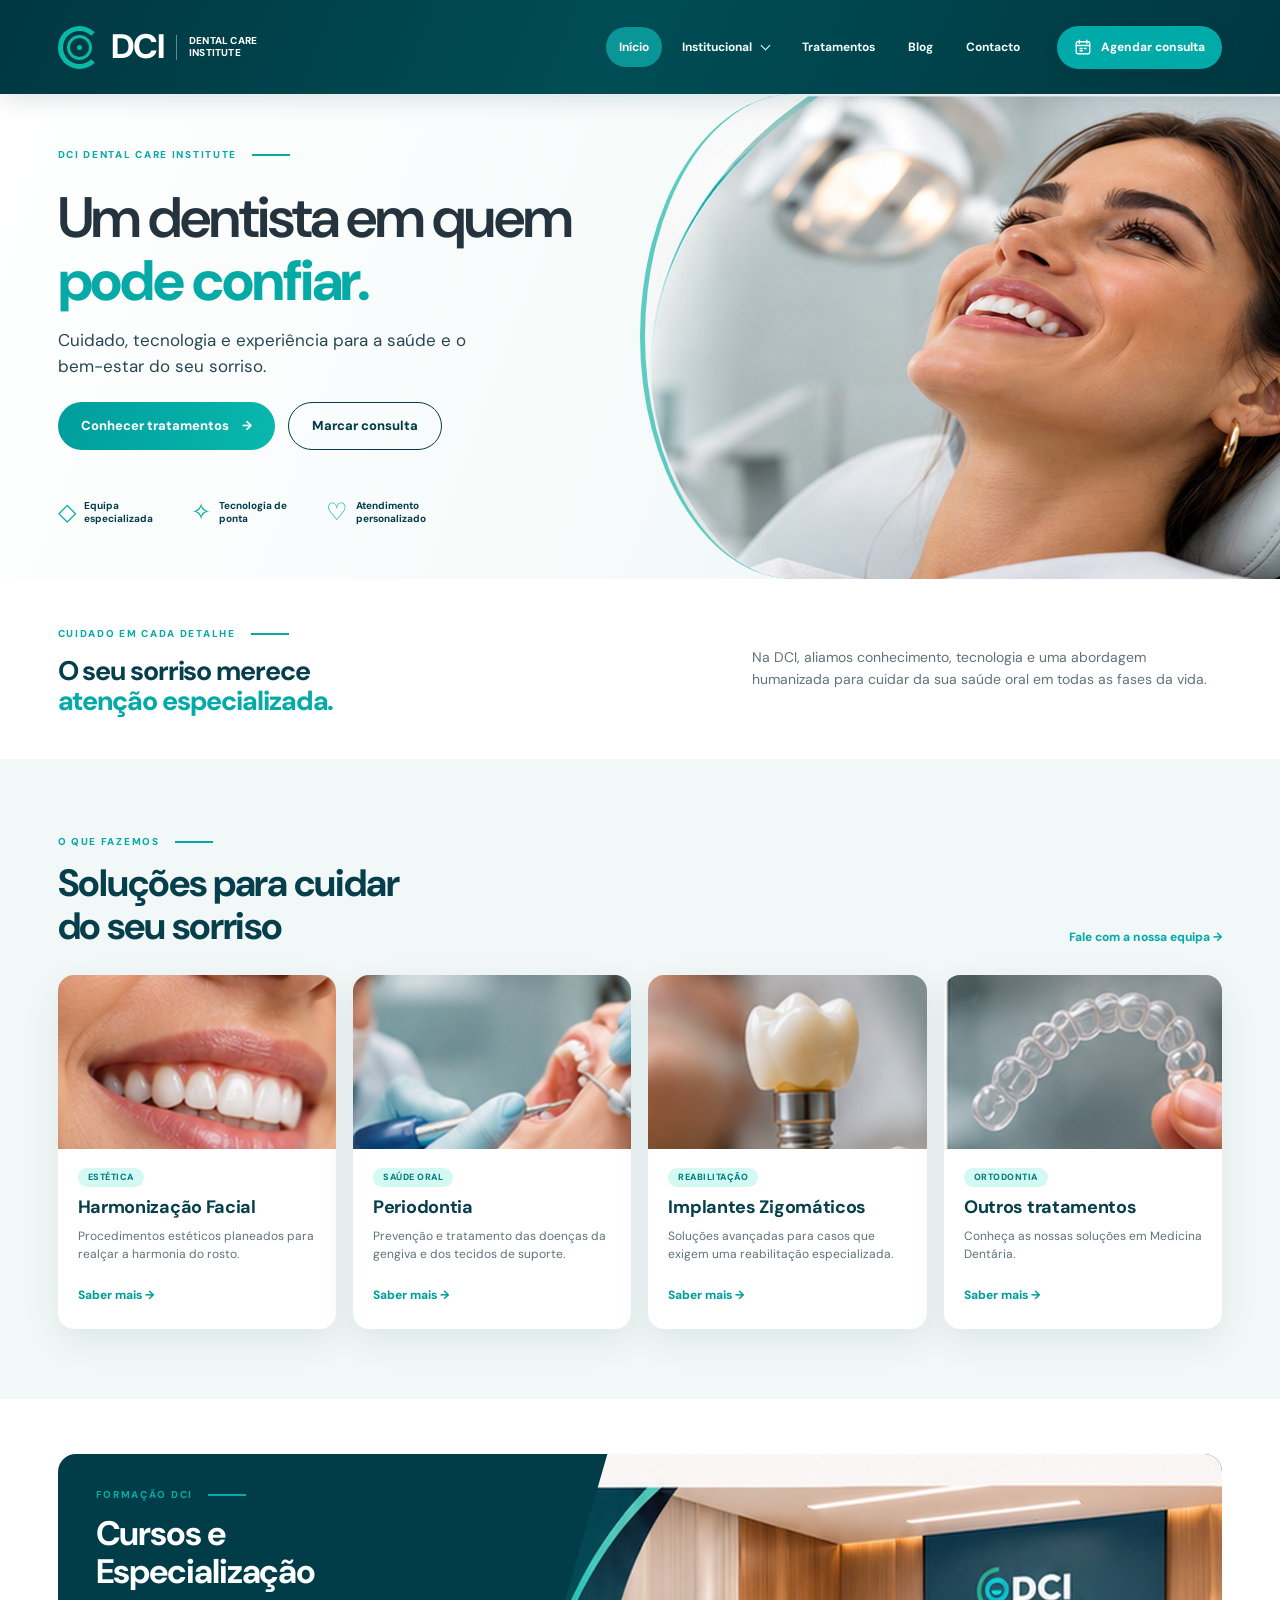
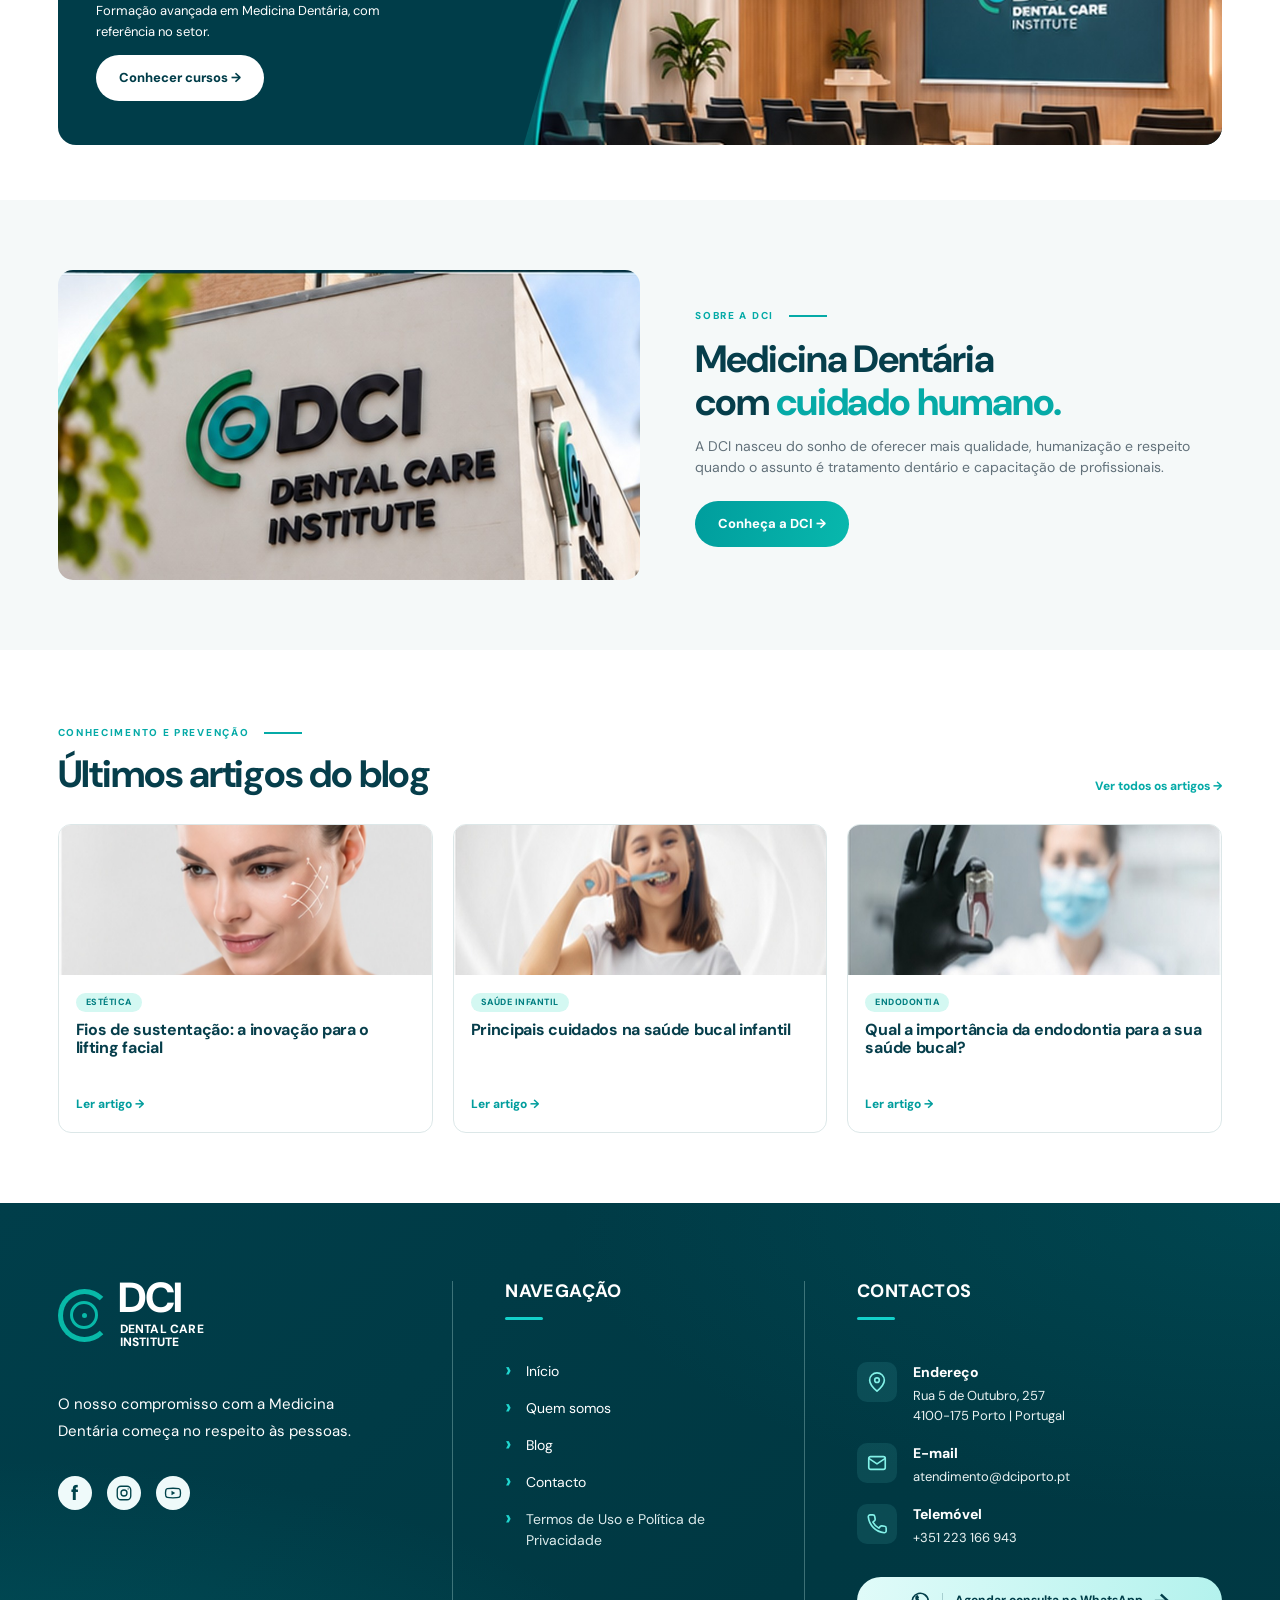
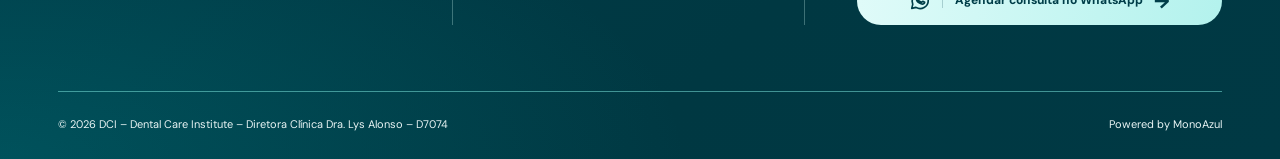
<file: index.html>
<!doctype html>
<html lang="pt-PT"><head>
<meta charset="utf-8"><meta name="viewport" content="width=device-width,initial-scale=1">
<meta name="description" content="DCI Dental Care Institute. Cuidado, tecnologia e experiência para a saúde e o bem-estar do seu sorriso.">
<title>DCI Dental Care Institute | Início</title><link rel="preconnect" href="https://fonts.googleapis.com"><link rel="preconnect" href="https://fonts.gstatic.com" crossorigin><link href="https://fonts.googleapis.com/css2?family=DM+Sans:wght@400;500;600;700;800&display=swap" rel="stylesheet"><link rel="stylesheet" href="css/styles.css"></head>
<body class="page-home">
<header class="site-header site-header-modern">
  <div class="wrap header-shell">
    <a class="brand header-brand" href="index.html" aria-label="DCI Dental Care Institute — Início">
      <span class="brand-symbol"><i></i></span>
      <span class="brand-word">DCI</span>
      <span class="brand-descriptor">DENTAL CARE<br>INSTITUTE</span>
    </a>
    <button class="menu-toggle" type="button" aria-label="Abrir menu" aria-expanded="false" aria-controls="main-navigation">☰</button>
    <nav class="main-nav" id="main-navigation" aria-label="Navegação principal">
      <a href="index.html" data-page="home">Início</a>
      <div class="nav-dropdown">
        <button class="dropdown-toggle" type="button" data-page="about" aria-expanded="false" aria-controls="institutional-submenu">Institucional <span class="chevron" aria-hidden="true"></span></button>
        <div class="dropdown-menu" id="institutional-submenu">
          <a href="quem-somos.html">Sobre a DCI</a>
          <a href="infraestrutura.html" data-page="infrastructure">Infraestrutura</a>
        </div>
      </div>
      <a href="index.html#tratamentos">Tratamentos</a>
      <a href="blog.html" data-page="blog">Blog</a>
      <a href="contacto.html" data-page="contact">Contacto</a>
    </nav>
    <a class="header-cta" href="https://wa.me/351911841964" target="_blank" rel="noopener noreferrer" aria-label="Agendar consulta pelo WhatsApp">
      <svg viewBox="0 0 24 24" width="18" height="18" fill="none" stroke="currentColor" stroke-width="1.8" stroke-linecap="round" stroke-linejoin="round" aria-hidden="true"><rect x="3" y="5" width="18" height="16" rx="2"/><path d="M7 3v4M17 3v4M3 10h18M8 14h3M8 17h3M14 14h2"/></svg>
      <span>Agendar consulta</span>
    </a>
  </div>
</header>

<main>
<section class="home-hero">
 <div class="wrap hero-inner">
  <div class="hero-copy"><span class="eyebrow">DCI DENTAL CARE INSTITUTE</span><h1>Um dentista em quem<br><strong>pode confiar.</strong></h1><p>Cuidado, tecnologia e experiência para a saúde e o bem-estar do seu sorriso.</p><div class="hero-actions"><a class="btn" href="#tratamentos">Conhecer tratamentos <span>→</span></a><a class="btn btn-ghost" href="contacto.html">Marcar consulta</a></div>
  <div class="trust-points"><span>◇ <b>Equipa especializada</b></span><span>✧ <b>Tecnologia de ponta</b></span><span>♡ <b>Atendimento personalizado</b></span></div></div>
 </div><div class="hero-image" role="img" aria-label="Paciente sorridente numa clínica dentária"></div>
</section>
<section class="intro-strip wrap"><div><span class="eyebrow">CUIDADO EM CADA DETALHE</span><h2>O seu sorriso merece<br><strong>atenção especializada.</strong></h2></div><p>Na DCI, aliamos conhecimento, tecnologia e uma abordagem humanizada para cuidar da sua saúde oral em todas as fases da vida.</p></section>
<section class="treatments-section section" id="tratamentos"><div class="wrap"><div class="section-title"><div><span class="eyebrow">O QUE FAZEMOS</span><h2>Soluções para cuidar<br>do seu sorriso</h2></div><a class="text-link" href="contacto.html">Fale com a nossa equipa →</a></div>
<div class="service-grid">
 <article class="service-card"><div class="service-card-media"><img src="assets/service-harmonizacao.jpg" alt="Harmonização facial"></div><div class="service-card-body"><span class="card-kicker">ESTÉTICA</span><h3>Harmonização Facial</h3><p>Procedimentos estéticos planeados para realçar a harmonia do rosto.</p><a href="contacto.html">Saber mais →</a></div></article>
 <article class="service-card"><div class="service-card-media"><img src="assets/service-periodontia.jpg" alt="Tratamento de periodontia"></div><div class="service-card-body"><span class="card-kicker">SAÚDE ORAL</span><h3>Periodontia</h3><p>Prevenção e tratamento das doenças da gengiva e dos tecidos de suporte.</p><a href="contacto.html">Saber mais →</a></div></article>
 <article class="service-card"><div class="service-card-media"><img src="assets/service-implantes.jpg" alt="Implante dentário"></div><div class="service-card-body"><span class="card-kicker">REABILITAÇÃO</span><h3>Implantes Zigomáticos</h3><p>Soluções avançadas para casos que exigem uma reabilitação especializada.</p><a href="contacto.html">Saber mais →</a></div></article>
 <article class="service-card"><div class="service-card-media"><img src="assets/service-aligners.jpg" alt="Alinhador dentário"></div><div class="service-card-body"><span class="card-kicker">ORTODONTIA</span><h3>Outros tratamentos</h3><p>Conheça as nossas soluções em Medicina Dentária.</p><a href="contacto.html">Saber mais →</a></div></article>
</div></div></section>
<section class="course-promo wrap"><div class="course-copy"><span class="eyebrow">FORMAÇÃO DCI</span><h2>Cursos e<br>Especialização</h2><p>Formação avançada em Medicina Dentária, com referência no setor.</p><a class="btn btn-light" href="contacto.html">Conhecer cursos →</a></div><img src="assets/course-room.jpg" alt="Sala de formação DCI"></section>
<section class="home-about section"><div class="wrap about-teaser"><img src="assets/clinic-facade.jpg" alt="Fachada do DCI Dental Care Institute"><div><span class="eyebrow">SOBRE A DCI</span><h2>Medicina Dentária<br>com <strong>cuidado humano.</strong></h2><p>A DCI nasceu do sonho de oferecer mais qualidade, humanização e respeito quando o assunto é tratamento dentário e capacitação de profissionais.</p><a class="btn" href="quem-somos.html">Conheça a DCI →</a></div></div></section>
<section class="latest-blog section"><div class="wrap"><div class="section-title"><div><span class="eyebrow">CONHECIMENTO E PREVENÇÃO</span><h2>Últimos artigos do blog</h2></div><a class="text-link" href="blog.html">Ver todos os artigos →</a></div><div class="mini-blog-grid">
 <article><img src="assets/blog-feature.jpg" alt="Fios de sustentação"><span class="card-kicker">ESTÉTICA</span><h3>Fios de sustentação: a inovação para o lifting facial</h3><a href="blog.html">Ler artigo →</a></article>
 <article><img src="assets/blog-child.jpg" alt="Saúde oral infantil"><span class="card-kicker">SAÚDE INFANTIL</span><h3>Principais cuidados na saúde bucal infantil</h3><a href="blog.html">Ler artigo →</a></article>
 <article><img src="assets/blog-endodontics.jpg" alt="Endodontia"><span class="card-kicker">ENDODONTIA</span><h3>Qual a importância da endodontia para a sua saúde bucal?</h3><a href="blog.html">Ler artigo →</a></article>
</div></div></section>
</main>
<footer class="footer footer-visual-v2">
  <div class="wrap footer-main">
    <div class="footer-about">
      <a class="brand brand-footer" href="index.html" aria-label="DCI Dental Care Institute — Início"><span class="brand-symbol"><i></i></span><span class="brand-word">DCI<small>DENTAL CARE<br>INSTITUTE</small></span></a>
      <p>O nosso compromisso com a Medicina<br>Dentária começa no respeito às pessoas.</p>
      <div class="footer-socials" aria-label="Redes sociais">
        <span aria-label="Facebook" title="Facebook" class="footer-social footer-social-facebook">f</span>
        <span aria-label="Instagram" title="Instagram" class="footer-social footer-social-instagram"><svg viewBox="0 0 24 24" width="22" height="22" fill="none" stroke="currentColor" stroke-width="1.8" stroke-linecap="round" stroke-linejoin="round" aria-hidden="true"><rect x="3" y="3" width="18" height="18" rx="5"/><circle cx="12" cy="12" r="4"/><circle cx="17.5" cy="6.5" r=".8" fill="currentColor" stroke="none"/></svg></span>
        <span aria-label="YouTube" title="YouTube" class="footer-social footer-social-youtube"><svg viewBox="0 0 24 24" width="22" height="22" fill="none" stroke="currentColor" stroke-width="1.8" stroke-linecap="round" stroke-linejoin="round" aria-hidden="true"><path d="M21.5 8a2.7 2.7 0 0 0-1.9-1.9C17.9 5.6 12 5.6 12 5.6s-5.9 0-7.6.5A2.7 2.7 0 0 0 2.5 8 28 28 0 0 0 2 12a28 28 0 0 0 .5 4 2.7 2.7 0 0 0 1.9 1.9c1.7.5 7.6.5 7.6.5s5.9 0 7.6-.5a2.7 2.7 0 0 0 1.9-1.9 28 28 0 0 0 .5-4 28 28 0 0 0-.5-4Z"/><path d="m10 9 5 3-5 3Z" fill="currentColor" stroke="none"/></svg></span>
      </div>
    </div>
    <nav class="footer-links" aria-label="Navegação do rodapé">
      <h3>Navegação</h3>
      <a href="index.html">Início</a>
      <a href="quem-somos.html">Quem somos</a>
      <a href="blog.html">Blog</a>
      <a href="contacto.html">Contacto</a>
      <span class="footer-legal-label">Termos de Uso e Política de Privacidade</span>
    </nav>
    <div class="footer-contact">
      <h3>Contactos</h3>
      <div class="footer-contact-row"><span class="footer-contact-icon"><svg viewBox="0 0 24 24" width="22" height="22" fill="none" stroke="currentColor" stroke-width="1.8" stroke-linecap="round" stroke-linejoin="round" aria-hidden="true"><path d="M20 10c0 5-8 12-8 12S4 15 4 10a8 8 0 1 1 16 0Z"/><circle cx="12" cy="10" r="2.5"/></svg></span><div><strong>Endereço</strong><span>Rua 5 de Outubro, 257<br>4100-175 Porto | Portugal</span></div></div>
      <a class="footer-contact-row" href="mailto:atendimento@dciporto.pt"><span class="footer-contact-icon"><svg viewBox="0 0 24 24" width="22" height="22" fill="none" stroke="currentColor" stroke-width="1.8" stroke-linecap="round" stroke-linejoin="round" aria-hidden="true"><rect x="3" y="5" width="18" height="14" rx="2"/><path d="m3 7 9 6 9-6"/></svg></span><div><strong>E-mail</strong><span>atendimento@dciporto.pt</span></div></a>
      <a class="footer-contact-row" href="tel:+351223166943"><span class="footer-contact-icon"><svg viewBox="0 0 24 24" width="22" height="22" fill="none" stroke="currentColor" stroke-width="1.8" stroke-linecap="round" stroke-linejoin="round" aria-hidden="true"><path d="M22 16.5v3a2 2 0 0 1-2.2 2A19.5 19.5 0 0 1 2.5 4.2 2 2 0 0 1 4.5 2h3a2 2 0 0 1 2 1.7l.5 3a2 2 0 0 1-.6 1.7L7.5 10a16 16 0 0 0 6.5 6.5l1.6-1.9a2 2 0 0 1 1.7-.6l3 .5a2 2 0 0 1 1.7 2Z"/></svg></span><div><strong>Telemóvel</strong><span>+351 223 166 943</span></div></a>
      <a class="footer-whatsapp" href="https://wa.me/351911841964" target="_blank" rel="noopener noreferrer"><svg viewBox="0 0 24 24" width="22" height="22" fill="none" stroke="currentColor" stroke-width="1.8" stroke-linecap="round" stroke-linejoin="round" aria-hidden="true"><path d="M21 11.5a8.8 8.8 0 0 1-13.4 7.5L3 20l1.1-4.3A8.8 8.8 0 1 1 21 11.5Z"/><path d="M9 8.5c.4 2.3 2.2 4.2 4.5 5l1.5-1.2 2.1 1.1c-.3 1.7-1.7 2.2-3.2 1.8-3.5-.9-5.8-3.5-6.2-6.3-.2-1.1.4-2.3 1.3-2.6l1 1.9Z"/></svg><span>Agendar consulta no WhatsApp</span><span aria-hidden="true">→</span></a>
    </div>
  </div>
  <div class="footer-bottom"><div class="wrap"><span>© 2026 DCI – Dental Care Institute – Diretora Clínica Dra. Lys Alonso – D7074</span><span>Powered by MonoAzul</span></div></div>
</footer>
<script src="js/main.js"></script></body></html>
</file>
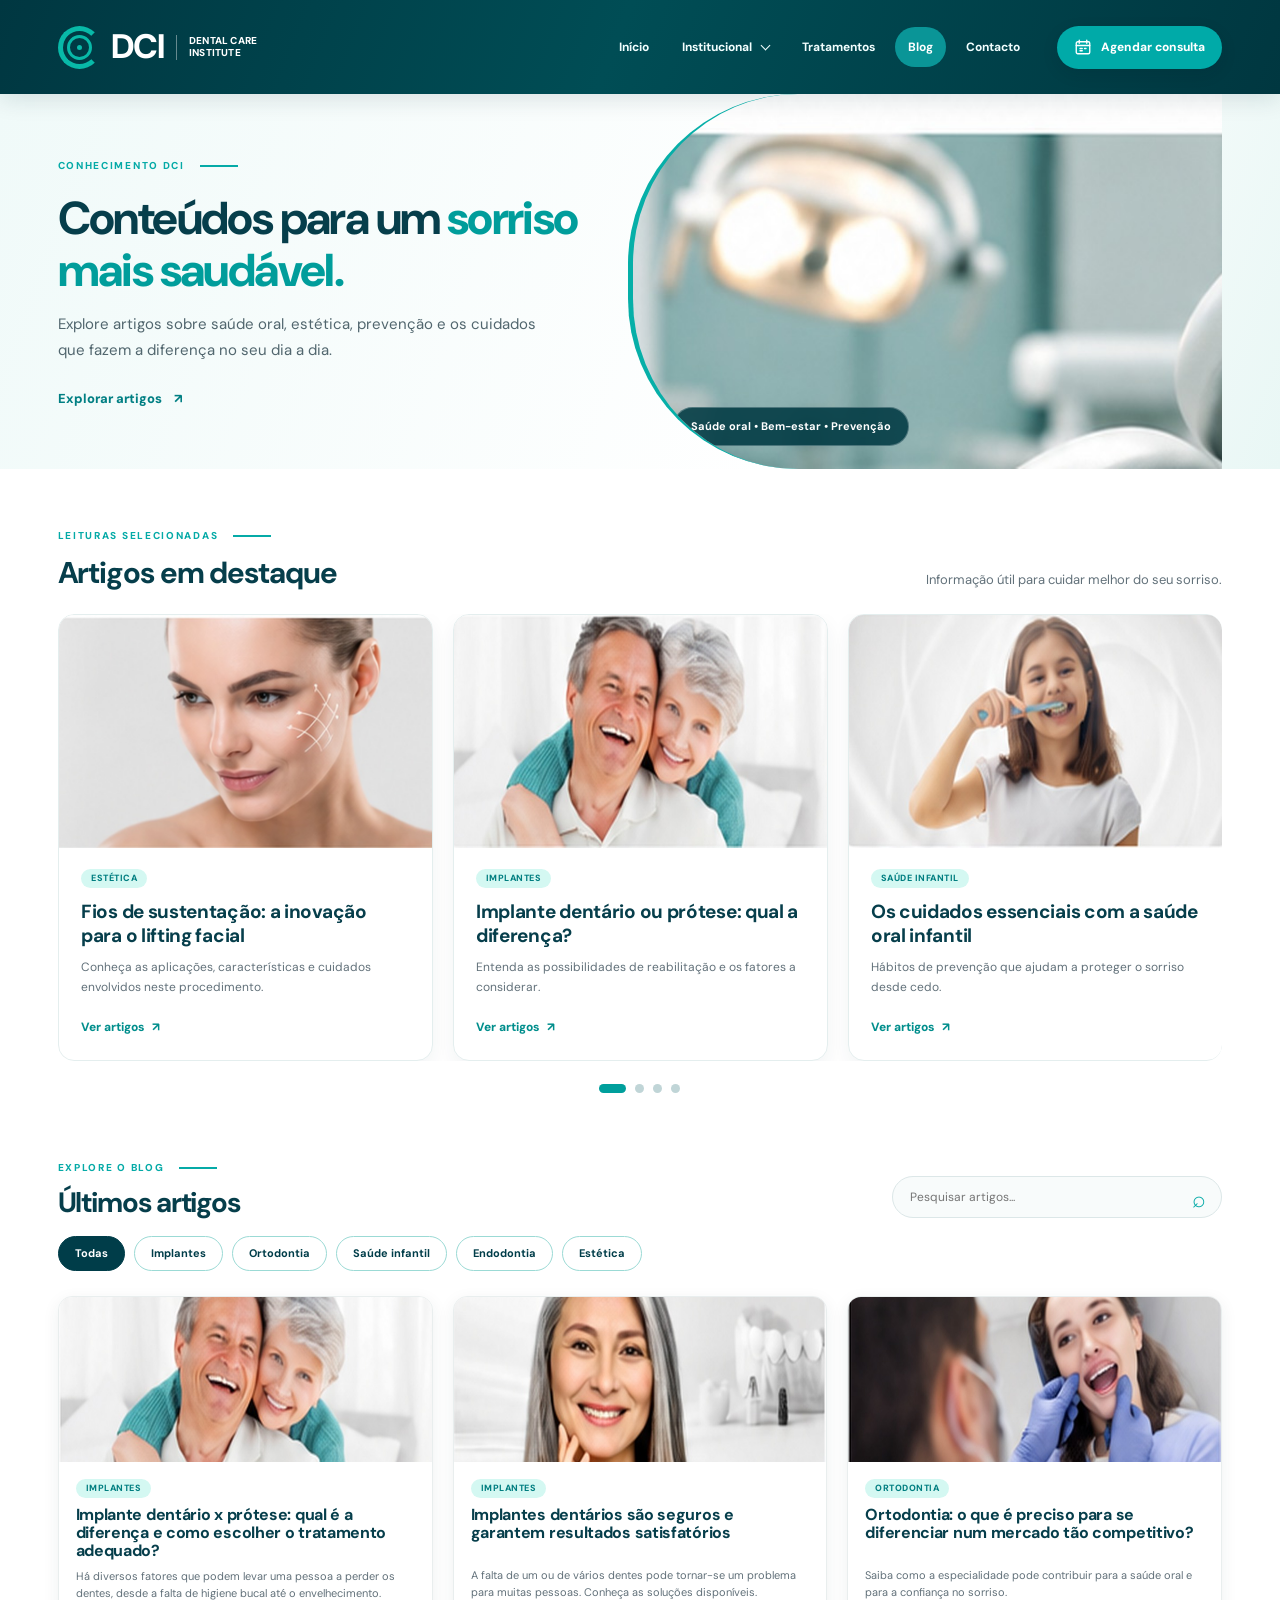
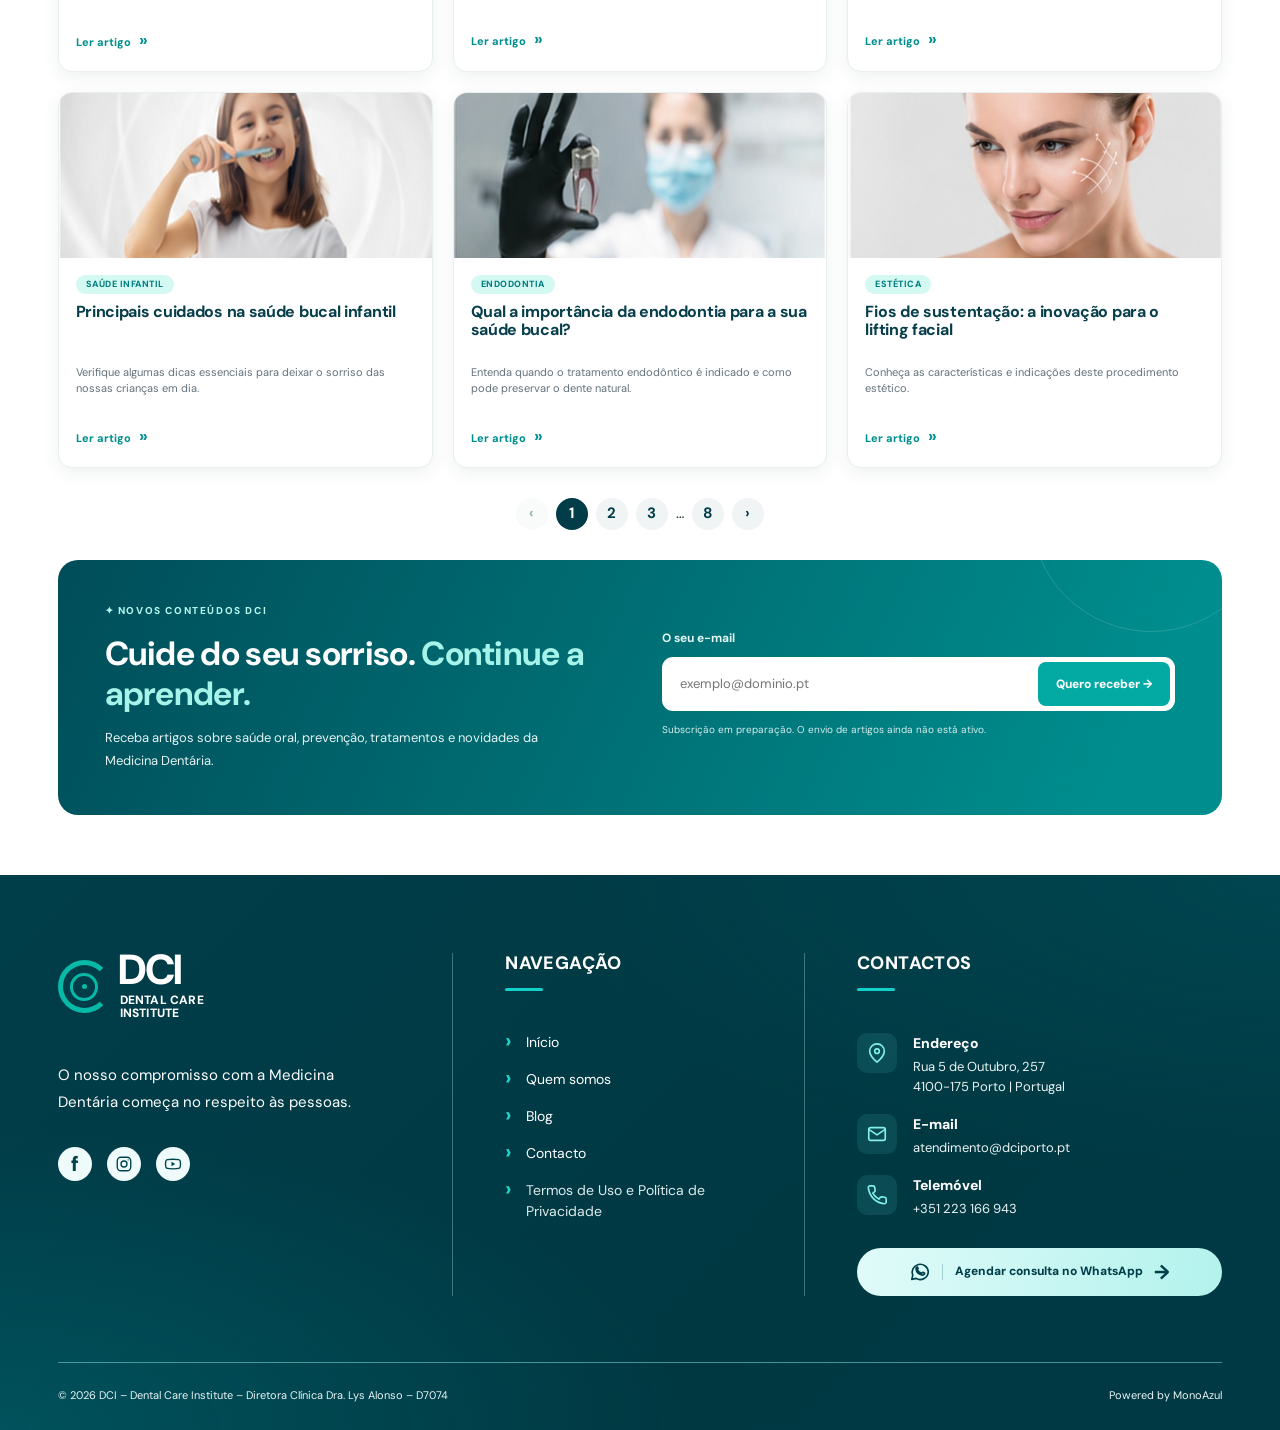
<file: blog.html>
<!doctype html>
<html lang="pt-PT"><head><meta charset="utf-8"><meta name="viewport" content="width=device-width,initial-scale=1"><meta name="description" content="Artigos e conteúdos de Medicina Dentária, saúde oral, prevenção e bem-estar."><title>Blog | DCI Dental Care Institute</title><link rel="preconnect" href="https://fonts.googleapis.com"><link rel="preconnect" href="https://fonts.gstatic.com" crossorigin><link href="https://fonts.googleapis.com/css2?family=DM+Sans:wght@400;500;600;700;800&display=swap" rel="stylesheet"><link rel="stylesheet" href="css/styles.css"></head>
<body class="page-blog">
<header class="site-header site-header-modern">
  <div class="wrap header-shell">
    <a class="brand header-brand" href="index.html" aria-label="DCI Dental Care Institute — Início">
      <span class="brand-symbol"><i></i></span>
      <span class="brand-word">DCI</span>
      <span class="brand-descriptor">DENTAL CARE<br>INSTITUTE</span>
    </a>
    <button class="menu-toggle" type="button" aria-label="Abrir menu" aria-expanded="false" aria-controls="main-navigation">☰</button>
    <nav class="main-nav" id="main-navigation" aria-label="Navegação principal">
      <a href="index.html" data-page="home">Início</a>
      <div class="nav-dropdown">
        <button class="dropdown-toggle" type="button" data-page="about" aria-expanded="false" aria-controls="institutional-submenu">Institucional <span class="chevron" aria-hidden="true"></span></button>
        <div class="dropdown-menu" id="institutional-submenu">
          <a href="quem-somos.html">Sobre a DCI</a>
          <a href="infraestrutura.html" data-page="infrastructure">Infraestrutura</a>
        </div>
      </div>
      <a href="index.html#tratamentos">Tratamentos</a>
      <a href="blog.html" data-page="blog">Blog</a>
      <a href="contacto.html" data-page="contact">Contacto</a>
    </nav>
    <a class="header-cta" href="https://wa.me/351911841964" target="_blank" rel="noopener noreferrer" aria-label="Agendar consulta pelo WhatsApp">
      <svg viewBox="0 0 24 24" width="18" height="18" fill="none" stroke="currentColor" stroke-width="1.8" stroke-linecap="round" stroke-linejoin="round" aria-hidden="true"><rect x="3" y="5" width="18" height="16" rx="2"/><path d="M7 3v4M17 3v4M3 10h18M8 14h3M8 17h3M14 14h2"/></svg>
      <span>Agendar consulta</span>
    </a>
  </div>
</header>
<main>
<section class="blog-hero blog-hero-premium">
  <div class="wrap blog-hero-layout">
    <div class="blog-hero-copy">
      <span class="eyebrow">CONHECIMENTO DCI</span>
      <h1>Conteúdos para um <strong>sorriso mais saudável.</strong></h1>
      <p>Explore artigos sobre saúde oral, estética, prevenção e os cuidados que fazem a diferença no seu dia a dia.</p>
      <a href="#artigos-em-destaque" class="blog-hero-link">Explorar artigos <span aria-hidden="true">↗</span></a>
    </div>
    <div class="blog-hero-visual" role="img" aria-label="Espaço de atendimento de Medicina Dentária"><span class="blog-hero-visual-badge">Saúde oral • Bem-estar • Prevenção</span></div>
  </div>
</section>
<section class="blog-content section"><div class="wrap">
 <section class="blog-highlights" id="artigos-em-destaque" aria-label="Artigos em destaque">
   <div class="blog-highlights-heading"><div><span class="eyebrow">LEITURAS SELECIONADAS</span><h2>Artigos em destaque</h2></div><p>Informação útil para cuidar melhor do seu sorriso.</p></div>
   <div class="blog-highlights-viewport" tabindex="0" aria-roledescription="carrossel" aria-label="Destaques do blog DCI">
     <div class="blog-highlights-track">
       <article class="blog-highlight-card"><div class="blog-highlight-media"><img src="assets/blog-feature.jpg" alt="Fios de sustentação facial" loading="lazy"></div><div class="blog-highlight-body"><span class="tag">ESTÉTICA</span><h3>Fios de sustentação: a inovação para o lifting facial</h3><p>Conheça as aplicações, características e cuidados envolvidos neste procedimento.</p><a href="#blog-grid">Ver artigos <span aria-hidden="true">↗</span></a></div></article>
       <article class="blog-highlight-card"><div class="blog-highlight-media"><img src="assets/blog-implant-prosthesis.jpg" alt="Prótese e implantes dentários" loading="lazy"></div><div class="blog-highlight-body"><span class="tag">IMPLANTES</span><h3>Implante dentário ou prótese: qual a diferença?</h3><p>Entenda as possibilidades de reabilitação e os fatores a considerar.</p><a href="#blog-grid">Ver artigos <span aria-hidden="true">↗</span></a></div></article>
       <article class="blog-highlight-card"><div class="blog-highlight-media"><img src="assets/blog-child.jpg" alt="Saúde oral infantil" loading="lazy"></div><div class="blog-highlight-body"><span class="tag">SAÚDE INFANTIL</span><h3>Os cuidados essenciais com a saúde oral infantil</h3><p>Hábitos de prevenção que ajudam a proteger o sorriso desde cedo.</p><a href="#blog-grid">Ver artigos <span aria-hidden="true">↗</span></a></div></article>
       <article class="blog-highlight-card"><div class="blog-highlight-media"><img src="assets/blog-orthodontics.jpg" alt="Consulta de ortodontia" loading="lazy"></div><div class="blog-highlight-body"><span class="tag">ORTODONTIA</span><h3>Ortodontia e saúde oral: o que deve saber</h3><p>Conheça a importância do acompanhamento ortodôntico para um sorriso saudável.</p><a href="#blog-grid">Ver artigos <span aria-hidden="true">↗</span></a></div></article>
       <article class="blog-highlight-card"><div class="blog-highlight-media"><img src="assets/blog-endodontics.jpg" alt="Tratamento de endodontia" loading="lazy"></div><div class="blog-highlight-body"><span class="tag">ENDODONTIA</span><h3>Endodontia: quando é preciso cuidar do interior do dente?</h3><p>Saiba como o tratamento pode ajudar a preservar um dente natural.</p><a href="#blog-grid">Ver artigos <span aria-hidden="true">↗</span></a></div></article>
       <article class="blog-highlight-card"><div class="blog-highlight-media"><img src="assets/blog-implant-smile.jpg" alt="Mulher com sorriso saudável" loading="lazy"></div><div class="blog-highlight-body"><span class="tag">IMPLANTES</span><h3>Implantes dentários: segurança e resultados</h3><p>Descubra as opções para recuperar função, conforto e confiança.</p><a href="#blog-grid">Ver artigos <span aria-hidden="true">↗</span></a></div></article>
     </div>
   </div>
   <div class="blog-highlights-dots" role="group" aria-label="Navegação pelos artigos em destaque"></div>
 </section>
 <div class="blog-toolbar"><div><span class="eyebrow">EXPLORE O BLOG</span><h2>Últimos artigos</h2></div><div class="blog-search"><input id="article-search" type="search" placeholder="Pesquisar artigos..." aria-label="Pesquisar artigos"><span>⌕</span></div></div>
 <div class="category-filter" role="group" aria-label="Filtrar por categoria"><button class="filter-btn active" data-filter="all">Todas</button><button class="filter-btn" data-filter="implantes">Implantes</button><button class="filter-btn" data-filter="ortodontia">Ortodontia</button><button class="filter-btn" data-filter="infantil">Saúde infantil</button><button class="filter-btn" data-filter="endodontia">Endodontia</button><button class="filter-btn" data-filter="estetica">Estética</button></div>
 <div class="blog-grid" id="blog-grid">
  <article class="blog-card" data-category="implantes"><img src="assets/blog-implant-prosthesis.jpg" alt="Casal sorridente"><div class="blog-card-body"><span class="tag">IMPLANTES</span><h3>Implante dentário x prótese: qual é a diferença e como escolher o tratamento adequado?</h3><p>Há diversos fatores que podem levar uma pessoa a perder os dentes, desde a falta de higiene bucal até o envelhecimento.</p><a href="#">Ler artigo <b>»</b></a></div></article>
  <article class="blog-card" data-category="implantes"><img src="assets/blog-implant-smile.jpg" alt="Mulher com sorriso saudável"><div class="blog-card-body"><span class="tag">IMPLANTES</span><h3>Implantes dentários são seguros e garantem resultados satisfatórios</h3><p>A falta de um ou de vários dentes pode tornar-se um problema para muitas pessoas. Conheça as soluções disponíveis.</p><a href="#">Ler artigo <b>»</b></a></div></article>
  <article class="blog-card" data-category="ortodontia"><img src="assets/blog-orthodontics.jpg" alt="Consulta de ortodontia"><div class="blog-card-body"><span class="tag">ORTODONTIA</span><h3>Ortodontia: o que é preciso para se diferenciar num mercado tão competitivo?</h3><p>Saiba como a especialidade pode contribuir para a saúde oral e para a confiança no sorriso.</p><a href="#">Ler artigo <b>»</b></a></div></article>
  <article class="blog-card" data-category="infantil"><img src="assets/blog-child.jpg" alt="Criança a escovar os dentes"><div class="blog-card-body"><span class="tag">SAÚDE INFANTIL</span><h3>Principais cuidados na saúde bucal infantil</h3><p>Verifique algumas dicas essenciais para deixar o sorriso das nossas crianças em dia.</p><a href="#">Ler artigo <b>»</b></a></div></article>
  <article class="blog-card" data-category="endodontia"><img src="assets/blog-endodontics.jpg" alt="Profissional a mostrar um dente"><div class="blog-card-body"><span class="tag">ENDODONTIA</span><h3>Qual a importância da endodontia para a sua saúde bucal?</h3><p>Entenda quando o tratamento endodôntico é indicado e como pode preservar o dente natural.</p><a href="#">Ler artigo <b>»</b></a></div></article>
  <article class="blog-card" data-category="estetica"><img src="assets/blog-feature.jpg" alt="Tratamento estético facial"><div class="blog-card-body"><span class="tag">ESTÉTICA</span><h3>Fios de sustentação: a inovação para o lifting facial</h3><p>Conheça as características e indicações deste procedimento estético.</p><a href="#">Ler artigo <b>»</b></a></div></article>
 </div><p class="no-results" id="no-results" hidden>Não foram encontrados artigos com esses critérios.</p>
 <nav class="pagination" aria-label="Paginação"><button disabled>‹</button><button class="current">1</button><button>2</button><button>3</button><span>…</span><button>8</button><button>›</button></nav>
 <section class="newsletter newsletter-premium" aria-labelledby="newsletter-heading">
   <div class="newsletter-copy">
     <div class="newsletter-kicker"><span aria-hidden="true">✦</span> NOVOS CONTEÚDOS DCI</div>
     <h2 id="newsletter-heading">Cuide do seu sorriso. <span>Continue a aprender.</span></h2>
     <p>Receba artigos sobre saúde oral, prevenção, tratamentos e novidades da Medicina Dentária.</p>
   </div>
   <div class="newsletter-action">
     <form id="newsletter-form">
       <label for="newsletter-email">O seu e-mail</label>
       <div class="newsletter-field"><input id="newsletter-email" type="email" autocomplete="email" placeholder="exemplo@dominio.pt" required><button type="submit">Quero receber <span aria-hidden="true">→</span></button></div>
     </form>
     <p class="newsletter-note">Subscrição em preparação. O envio de artigos ainda não está ativo.</p>
     <p class="newsletter-feedback" aria-live="polite"></p>
   </div>
 </section>
</div></section></main>
<footer class="footer footer-visual-v2">
  <div class="wrap footer-main">
    <div class="footer-about">
      <a class="brand brand-footer" href="index.html" aria-label="DCI Dental Care Institute — Início"><span class="brand-symbol"><i></i></span><span class="brand-word">DCI<small>DENTAL CARE<br>INSTITUTE</small></span></a>
      <p>O nosso compromisso com a Medicina<br>Dentária começa no respeito às pessoas.</p>
      <div class="footer-socials" aria-label="Redes sociais">
        <span aria-label="Facebook" title="Facebook" class="footer-social footer-social-facebook">f</span>
        <span aria-label="Instagram" title="Instagram" class="footer-social footer-social-instagram"><svg viewBox="0 0 24 24" width="22" height="22" fill="none" stroke="currentColor" stroke-width="1.8" stroke-linecap="round" stroke-linejoin="round" aria-hidden="true"><rect x="3" y="3" width="18" height="18" rx="5"/><circle cx="12" cy="12" r="4"/><circle cx="17.5" cy="6.5" r=".8" fill="currentColor" stroke="none"/></svg></span>
        <span aria-label="YouTube" title="YouTube" class="footer-social footer-social-youtube"><svg viewBox="0 0 24 24" width="22" height="22" fill="none" stroke="currentColor" stroke-width="1.8" stroke-linecap="round" stroke-linejoin="round" aria-hidden="true"><path d="M21.5 8a2.7 2.7 0 0 0-1.9-1.9C17.9 5.6 12 5.6 12 5.6s-5.9 0-7.6.5A2.7 2.7 0 0 0 2.5 8 28 28 0 0 0 2 12a28 28 0 0 0 .5 4 2.7 2.7 0 0 0 1.9 1.9c1.7.5 7.6.5 7.6.5s5.9 0 7.6-.5a2.7 2.7 0 0 0 1.9-1.9 28 28 0 0 0 .5-4 28 28 0 0 0-.5-4Z"/><path d="m10 9 5 3-5 3Z" fill="currentColor" stroke="none"/></svg></span>
      </div>
    </div>
    <nav class="footer-links" aria-label="Navegação do rodapé">
      <h3>Navegação</h3>
      <a href="index.html">Início</a>
      <a href="quem-somos.html">Quem somos</a>
      <a href="blog.html">Blog</a>
      <a href="contacto.html">Contacto</a>
      <span class="footer-legal-label">Termos de Uso e Política de Privacidade</span>
    </nav>
    <div class="footer-contact">
      <h3>Contactos</h3>
      <div class="footer-contact-row"><span class="footer-contact-icon"><svg viewBox="0 0 24 24" width="22" height="22" fill="none" stroke="currentColor" stroke-width="1.8" stroke-linecap="round" stroke-linejoin="round" aria-hidden="true"><path d="M20 10c0 5-8 12-8 12S4 15 4 10a8 8 0 1 1 16 0Z"/><circle cx="12" cy="10" r="2.5"/></svg></span><div><strong>Endereço</strong><span>Rua 5 de Outubro, 257<br>4100-175 Porto | Portugal</span></div></div>
      <a class="footer-contact-row" href="mailto:atendimento@dciporto.pt"><span class="footer-contact-icon"><svg viewBox="0 0 24 24" width="22" height="22" fill="none" stroke="currentColor" stroke-width="1.8" stroke-linecap="round" stroke-linejoin="round" aria-hidden="true"><rect x="3" y="5" width="18" height="14" rx="2"/><path d="m3 7 9 6 9-6"/></svg></span><div><strong>E-mail</strong><span>atendimento@dciporto.pt</span></div></a>
      <a class="footer-contact-row" href="tel:+351223166943"><span class="footer-contact-icon"><svg viewBox="0 0 24 24" width="22" height="22" fill="none" stroke="currentColor" stroke-width="1.8" stroke-linecap="round" stroke-linejoin="round" aria-hidden="true"><path d="M22 16.5v3a2 2 0 0 1-2.2 2A19.5 19.5 0 0 1 2.5 4.2 2 2 0 0 1 4.5 2h3a2 2 0 0 1 2 1.7l.5 3a2 2 0 0 1-.6 1.7L7.5 10a16 16 0 0 0 6.5 6.5l1.6-1.9a2 2 0 0 1 1.7-.6l3 .5a2 2 0 0 1 1.7 2Z"/></svg></span><div><strong>Telemóvel</strong><span>+351 223 166 943</span></div></a>
      <a class="footer-whatsapp" href="https://wa.me/351911841964" target="_blank" rel="noopener noreferrer"><svg viewBox="0 0 24 24" width="22" height="22" fill="none" stroke="currentColor" stroke-width="1.8" stroke-linecap="round" stroke-linejoin="round" aria-hidden="true"><path d="M21 11.5a8.8 8.8 0 0 1-13.4 7.5L3 20l1.1-4.3A8.8 8.8 0 1 1 21 11.5Z"/><path d="M9 8.5c.4 2.3 2.2 4.2 4.5 5l1.5-1.2 2.1 1.1c-.3 1.7-1.7 2.2-3.2 1.8-3.5-.9-5.8-3.5-6.2-6.3-.2-1.1.4-2.3 1.3-2.6l1 1.9Z"/></svg><span>Agendar consulta no WhatsApp</span><span aria-hidden="true">→</span></a>
    </div>
  </div>
  <div class="footer-bottom"><div class="wrap"><span>© 2026 DCI – Dental Care Institute – Diretora Clínica Dra. Lys Alonso – D7074</span><span>Powered by MonoAzul</span></div></div>
</footer>
<script src="js/main.js"></script></body></html>
</file>
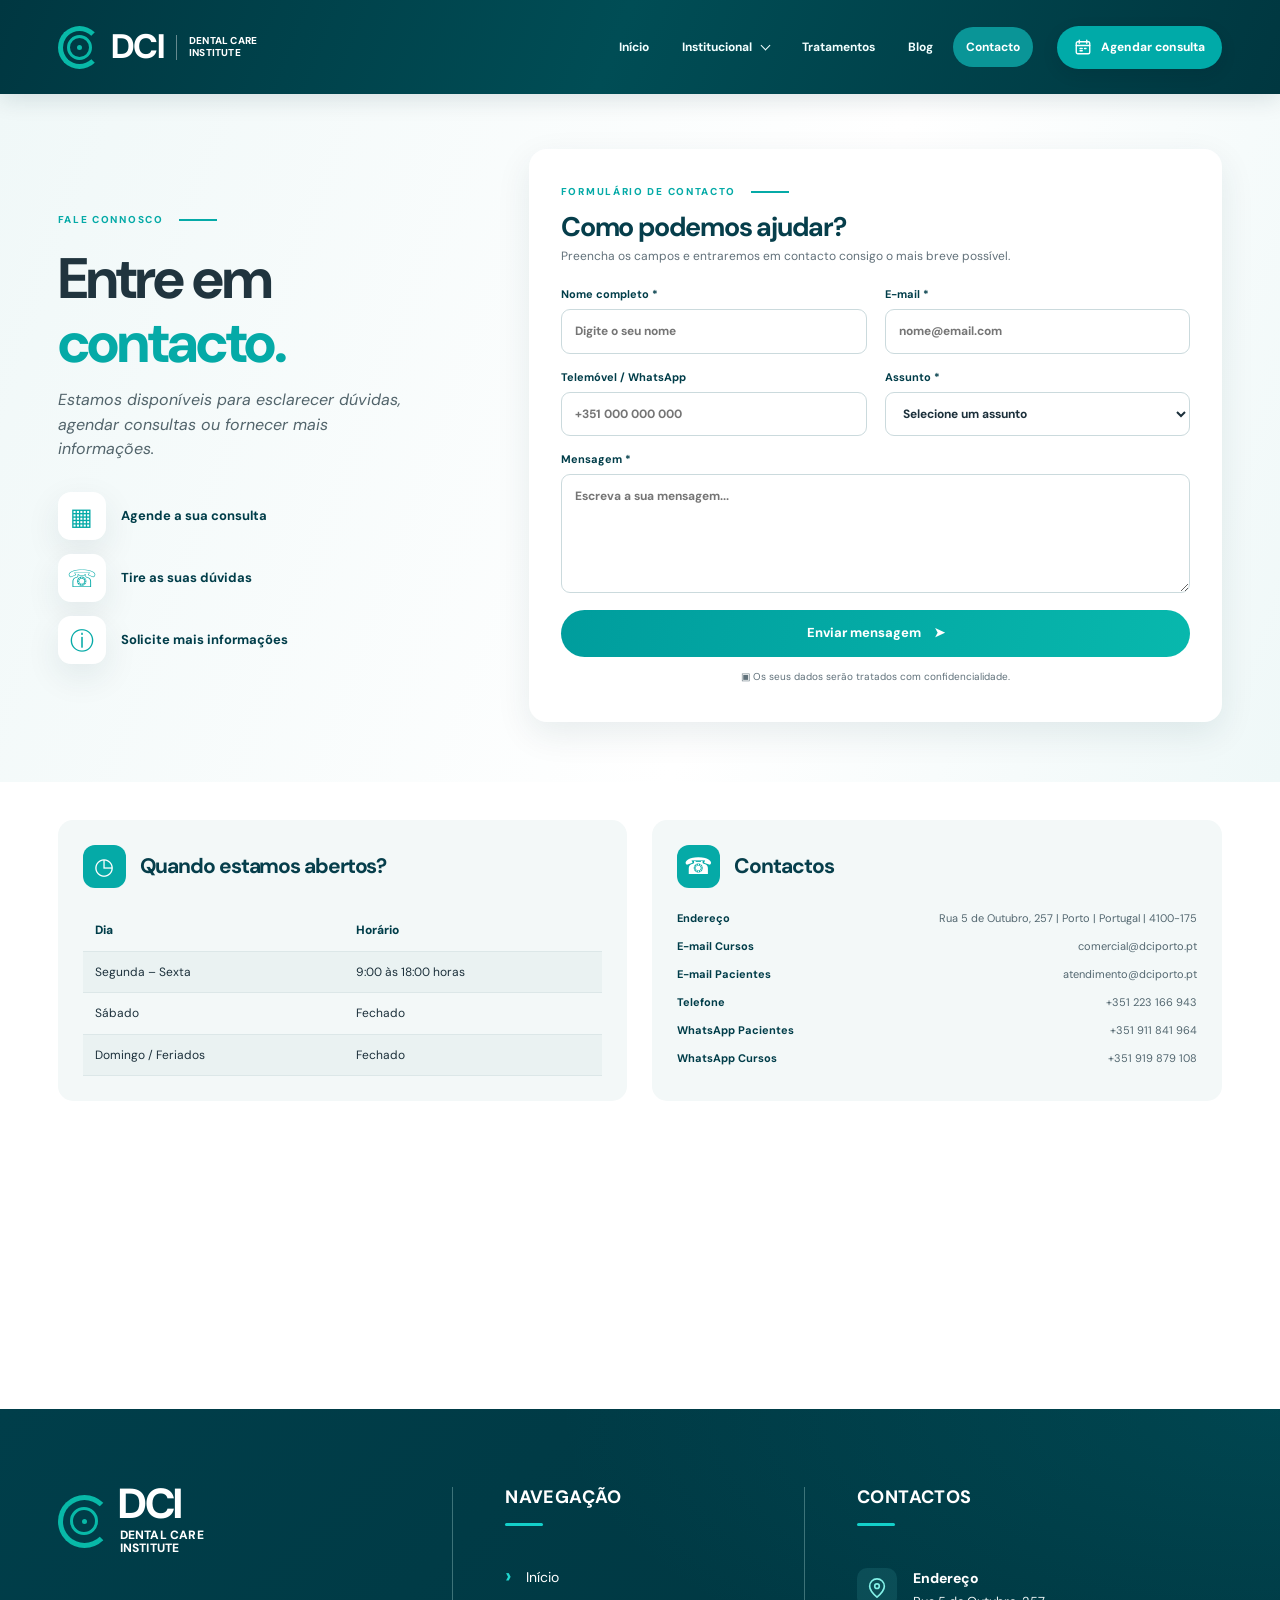
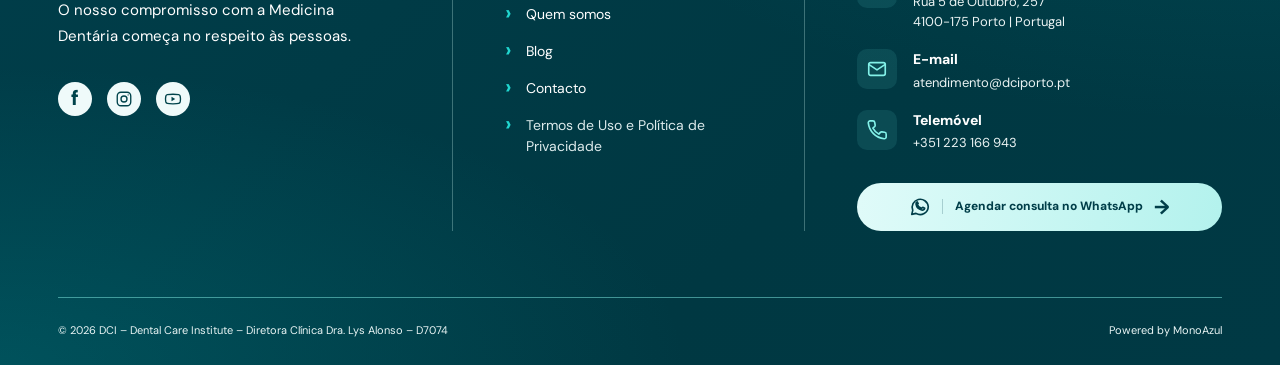
<file: contacto.html>
<!doctype html>
<html lang="pt-PT"><head><meta charset="utf-8"><meta name="viewport" content="width=device-width,initial-scale=1"><meta name="description" content="Entre em contacto com a DCI Dental Care Institute no Porto."><title>Contacto | DCI Dental Care Institute</title><link rel="preconnect" href="https://fonts.googleapis.com"><link rel="preconnect" href="https://fonts.gstatic.com" crossorigin><link href="https://fonts.googleapis.com/css2?family=DM+Sans:wght@400;500;600;700;800&display=swap" rel="stylesheet"><link rel="stylesheet" href="css/styles.css"></head>
<body class="page-contact">
<header class="site-header site-header-modern">
  <div class="wrap header-shell">
    <a class="brand header-brand" href="index.html" aria-label="DCI Dental Care Institute — Início">
      <span class="brand-symbol"><i></i></span>
      <span class="brand-word">DCI</span>
      <span class="brand-descriptor">DENTAL CARE<br>INSTITUTE</span>
    </a>
    <button class="menu-toggle" type="button" aria-label="Abrir menu" aria-expanded="false" aria-controls="main-navigation">☰</button>
    <nav class="main-nav" id="main-navigation" aria-label="Navegação principal">
      <a href="index.html" data-page="home">Início</a>
      <div class="nav-dropdown">
        <button class="dropdown-toggle" type="button" data-page="about" aria-expanded="false" aria-controls="institutional-submenu">Institucional <span class="chevron" aria-hidden="true"></span></button>
        <div class="dropdown-menu" id="institutional-submenu">
          <a href="quem-somos.html">Sobre a DCI</a>
          <a href="infraestrutura.html" data-page="infrastructure">Infraestrutura</a>
        </div>
      </div>
      <a href="index.html#tratamentos">Tratamentos</a>
      <a href="blog.html" data-page="blog">Blog</a>
      <a href="contacto.html" data-page="contact">Contacto</a>
    </nav>
    <a class="header-cta" href="https://wa.me/351911841964" target="_blank" rel="noopener noreferrer" aria-label="Agendar consulta pelo WhatsApp">
      <svg viewBox="0 0 24 24" width="18" height="18" fill="none" stroke="currentColor" stroke-width="1.8" stroke-linecap="round" stroke-linejoin="round" aria-hidden="true"><rect x="3" y="5" width="18" height="16" rx="2"/><path d="M7 3v4M17 3v4M3 10h18M8 14h3M8 17h3M14 14h2"/></svg>
      <span>Agendar consulta</span>
    </a>
  </div>
</header>
<main>
<section class="contact-hero"><div class="wrap contact-layout">
 <div class="contact-intro"><span class="eyebrow">FALE CONNOSCO</span><h1>Entre em<br><strong>contacto.</strong></h1><p>Estamos disponíveis para esclarecer dúvidas, agendar consultas ou fornecer mais informações.</p><div class="contact-promises"><div><span>▦</span><b>Agende a sua consulta</b></div><div><span>☏</span><b>Tire as suas dúvidas</b></div><div><span>ⓘ</span><b>Solicite mais informações</b></div></div></div>
 <form class="contact-form" id="contact-form"><div class="form-heading"><span class="eyebrow">FORMULÁRIO DE CONTACTO</span><h2>Como podemos ajudar?</h2><p>Preencha os campos e entraremos em contacto consigo o mais breve possível.</p></div>
  <div class="form-grid"><label>Nome completo *<input type="text" name="name" placeholder="Digite o seu nome" required></label><label>E-mail *<input type="email" name="email" placeholder="nome@email.com" required></label><label>Telemóvel / WhatsApp<input type="tel" name="phone" placeholder="+351 000 000 000"></label><label>Assunto *<select name="subject" required><option value="">Selecione um assunto</option><option>Marcação de consulta</option><option>Informações sobre tratamentos</option><option>Informações sobre cursos</option><option>Outro assunto</option></select></label><label class="full">Mensagem *<textarea name="message" rows="5" placeholder="Escreva a sua mensagem..." required></textarea></label></div>
  <button class="btn form-submit" type="submit">Enviar mensagem <span>➤</span></button><p class="privacy-note">▣ Os seus dados serão tratados com confidencialidade.</p><p class="form-feedback" aria-live="polite"></p>
 </form></div></section>
<section class="contact-details section"><div class="wrap details-grid">
 <article class="info-panel"><div class="panel-heading"><span>◷</span><h2>Quando estamos abertos?</h2></div><table class="hours-table"><tr><th>Dia</th><th>Horário</th></tr><tr><td>Segunda – Sexta</td><td>9:00 às 18:00 horas</td></tr><tr><td>Sábado</td><td>Fechado</td></tr><tr><td>Domingo / Feriados</td><td>Fechado</td></tr></table></article>
 <article class="info-panel"><div class="panel-heading"><span>☎</span><h2>Contactos</h2></div><div class="contact-list"><p><b>Endereço</b><span>Rua 5 de Outubro, 257 | Porto | Portugal | 4100-175</span></p><p><b>E-mail Cursos</b><a href="mailto:comercial@dciporto.pt">comercial@dciporto.pt</a></p><p><b>E-mail Pacientes</b><a href="mailto:atendimento@dciporto.pt">atendimento@dciporto.pt</a></p><p><b>Telefone</b><a href="tel:+351223166943">+351 223 166 943</a></p><p><b>WhatsApp Pacientes</b><a href="https://wa.me/351911841964">+351 911 841 964</a></p><p><b>WhatsApp Cursos</b><a href="https://wa.me/351919879108">+351 919 879 108</a></p></div></article>
</div></section>
<section class="map-section"><iframe title="Localização DCI Dental Care Institute" src="https://www.google.com/maps?q=Rua%205%20de%20Outubro%2C%20257%2C%20Porto%2C%20Portugal&output=embed" loading="lazy" referrerpolicy="no-referrer-when-downgrade"></iframe></section>
</main>
<footer class="footer footer-visual-v2">
  <div class="wrap footer-main">
    <div class="footer-about">
      <a class="brand brand-footer" href="index.html" aria-label="DCI Dental Care Institute — Início"><span class="brand-symbol"><i></i></span><span class="brand-word">DCI<small>DENTAL CARE<br>INSTITUTE</small></span></a>
      <p>O nosso compromisso com a Medicina<br>Dentária começa no respeito às pessoas.</p>
      <div class="footer-socials" aria-label="Redes sociais">
        <span aria-label="Facebook" title="Facebook" class="footer-social footer-social-facebook">f</span>
        <span aria-label="Instagram" title="Instagram" class="footer-social footer-social-instagram"><svg viewBox="0 0 24 24" width="22" height="22" fill="none" stroke="currentColor" stroke-width="1.8" stroke-linecap="round" stroke-linejoin="round" aria-hidden="true"><rect x="3" y="3" width="18" height="18" rx="5"/><circle cx="12" cy="12" r="4"/><circle cx="17.5" cy="6.5" r=".8" fill="currentColor" stroke="none"/></svg></span>
        <span aria-label="YouTube" title="YouTube" class="footer-social footer-social-youtube"><svg viewBox="0 0 24 24" width="22" height="22" fill="none" stroke="currentColor" stroke-width="1.8" stroke-linecap="round" stroke-linejoin="round" aria-hidden="true"><path d="M21.5 8a2.7 2.7 0 0 0-1.9-1.9C17.9 5.6 12 5.6 12 5.6s-5.9 0-7.6.5A2.7 2.7 0 0 0 2.5 8 28 28 0 0 0 2 12a28 28 0 0 0 .5 4 2.7 2.7 0 0 0 1.9 1.9c1.7.5 7.6.5 7.6.5s5.9 0 7.6-.5a2.7 2.7 0 0 0 1.9-1.9 28 28 0 0 0 .5-4 28 28 0 0 0-.5-4Z"/><path d="m10 9 5 3-5 3Z" fill="currentColor" stroke="none"/></svg></span>
      </div>
    </div>
    <nav class="footer-links" aria-label="Navegação do rodapé">
      <h3>Navegação</h3>
      <a href="index.html">Início</a>
      <a href="quem-somos.html">Quem somos</a>
      <a href="blog.html">Blog</a>
      <a href="contacto.html">Contacto</a>
      <span class="footer-legal-label">Termos de Uso e Política de Privacidade</span>
    </nav>
    <div class="footer-contact">
      <h3>Contactos</h3>
      <div class="footer-contact-row"><span class="footer-contact-icon"><svg viewBox="0 0 24 24" width="22" height="22" fill="none" stroke="currentColor" stroke-width="1.8" stroke-linecap="round" stroke-linejoin="round" aria-hidden="true"><path d="M20 10c0 5-8 12-8 12S4 15 4 10a8 8 0 1 1 16 0Z"/><circle cx="12" cy="10" r="2.5"/></svg></span><div><strong>Endereço</strong><span>Rua 5 de Outubro, 257<br>4100-175 Porto | Portugal</span></div></div>
      <a class="footer-contact-row" href="mailto:atendimento@dciporto.pt"><span class="footer-contact-icon"><svg viewBox="0 0 24 24" width="22" height="22" fill="none" stroke="currentColor" stroke-width="1.8" stroke-linecap="round" stroke-linejoin="round" aria-hidden="true"><rect x="3" y="5" width="18" height="14" rx="2"/><path d="m3 7 9 6 9-6"/></svg></span><div><strong>E-mail</strong><span>atendimento@dciporto.pt</span></div></a>
      <a class="footer-contact-row" href="tel:+351223166943"><span class="footer-contact-icon"><svg viewBox="0 0 24 24" width="22" height="22" fill="none" stroke="currentColor" stroke-width="1.8" stroke-linecap="round" stroke-linejoin="round" aria-hidden="true"><path d="M22 16.5v3a2 2 0 0 1-2.2 2A19.5 19.5 0 0 1 2.5 4.2 2 2 0 0 1 4.5 2h3a2 2 0 0 1 2 1.7l.5 3a2 2 0 0 1-.6 1.7L7.5 10a16 16 0 0 0 6.5 6.5l1.6-1.9a2 2 0 0 1 1.7-.6l3 .5a2 2 0 0 1 1.7 2Z"/></svg></span><div><strong>Telemóvel</strong><span>+351 223 166 943</span></div></a>
      <a class="footer-whatsapp" href="https://wa.me/351911841964" target="_blank" rel="noopener noreferrer"><svg viewBox="0 0 24 24" width="22" height="22" fill="none" stroke="currentColor" stroke-width="1.8" stroke-linecap="round" stroke-linejoin="round" aria-hidden="true"><path d="M21 11.5a8.8 8.8 0 0 1-13.4 7.5L3 20l1.1-4.3A8.8 8.8 0 1 1 21 11.5Z"/><path d="M9 8.5c.4 2.3 2.2 4.2 4.5 5l1.5-1.2 2.1 1.1c-.3 1.7-1.7 2.2-3.2 1.8-3.5-.9-5.8-3.5-6.2-6.3-.2-1.1.4-2.3 1.3-2.6l1 1.9Z"/></svg><span>Agendar consulta no WhatsApp</span><span aria-hidden="true">→</span></a>
    </div>
  </div>
  <div class="footer-bottom"><div class="wrap"><span>© 2026 DCI – Dental Care Institute – Diretora Clínica Dra. Lys Alonso – D7074</span><span>Powered by MonoAzul</span></div></div>
</footer>
<script src="js/main.js"></script></body></html>
</file>
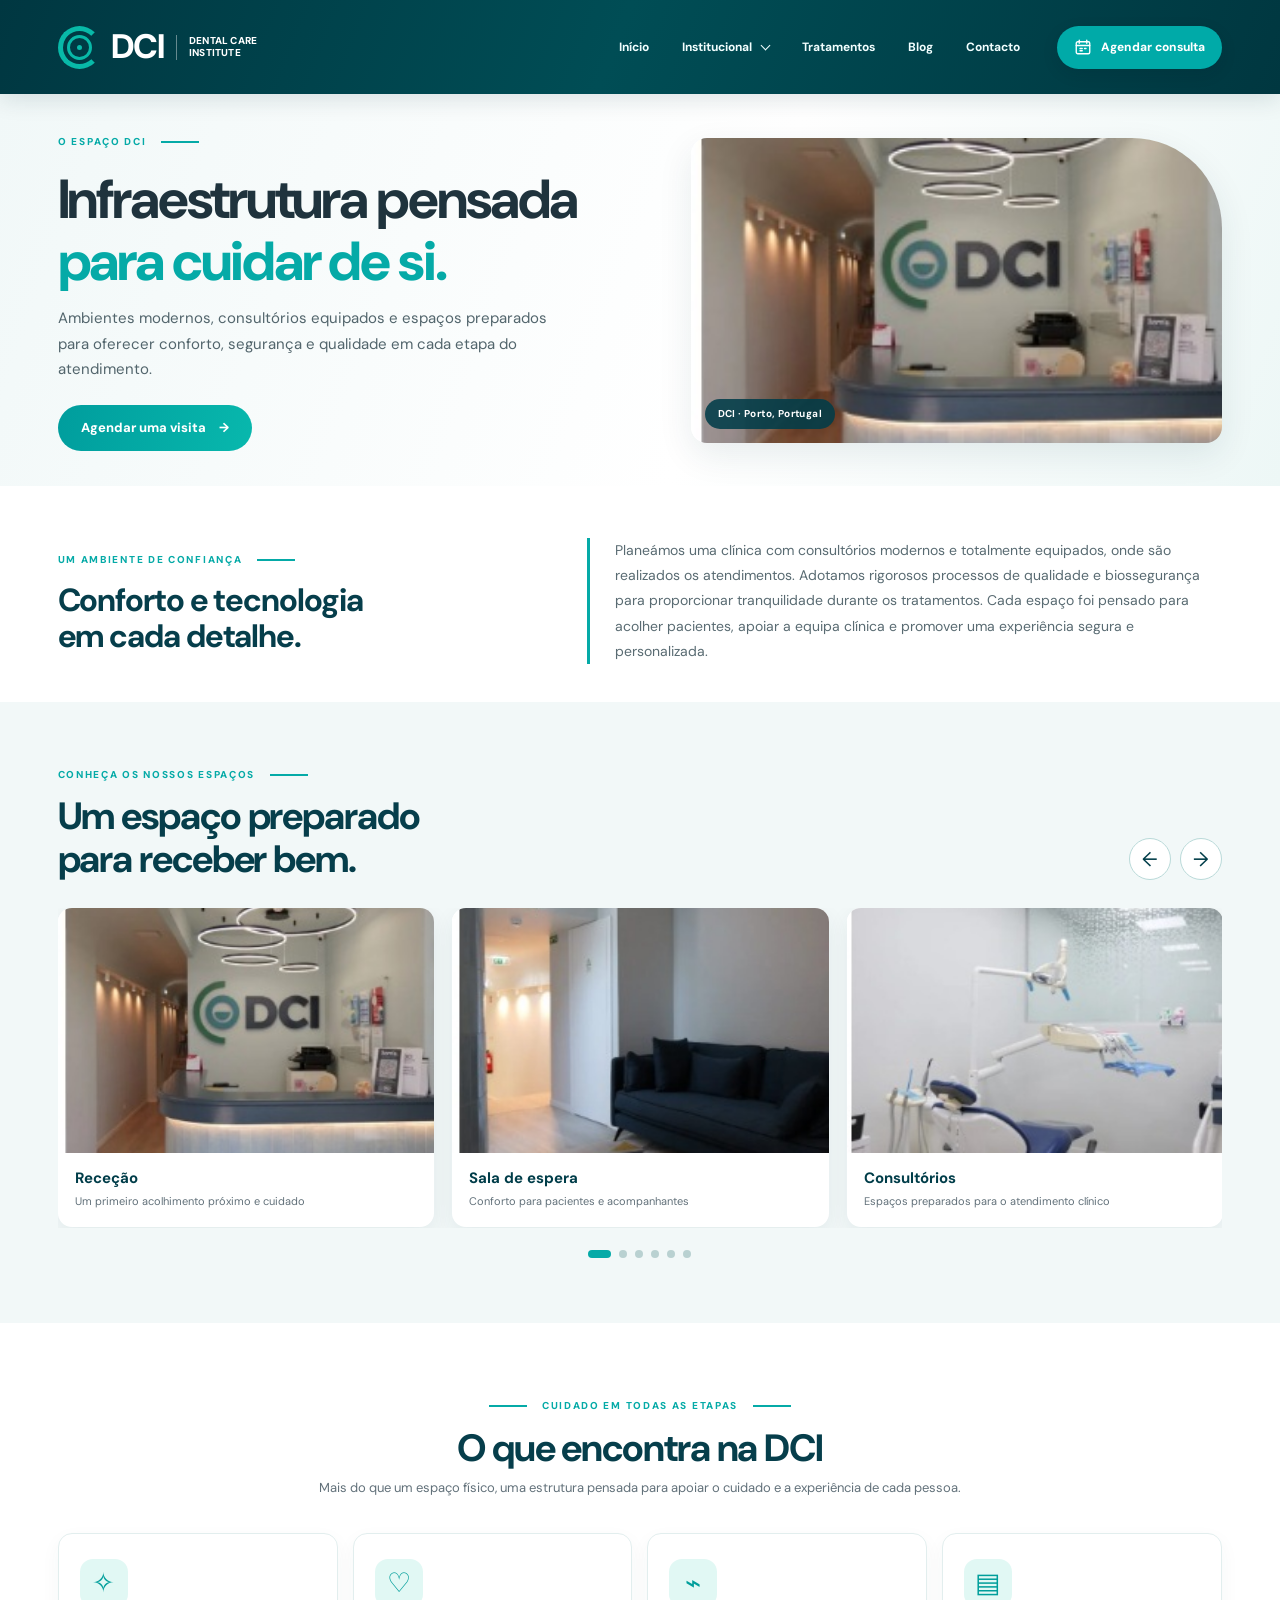
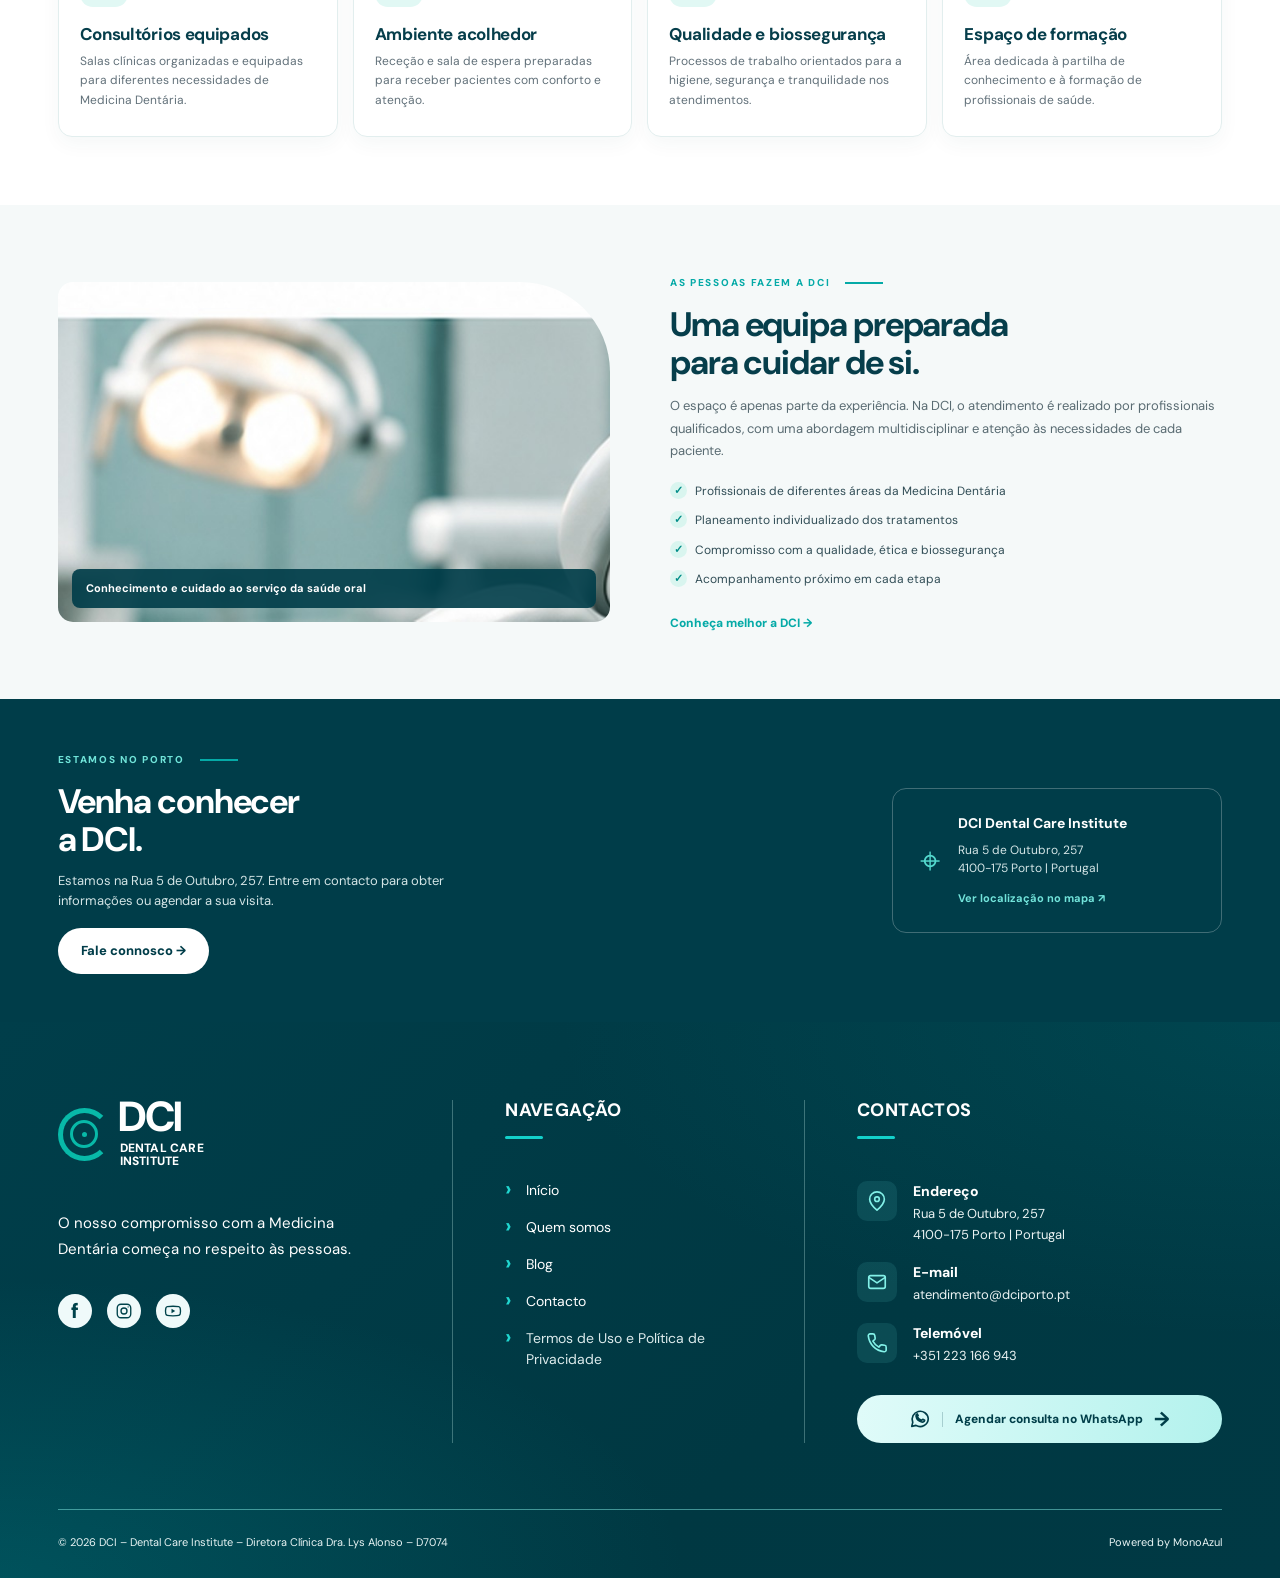
<file: infraestrutura.html>
<!doctype html>
<html lang="pt-PT">
<head>
<meta charset="utf-8"><meta name="viewport" content="width=device-width,initial-scale=1">
<meta name="description" content="Conheça a infraestrutura da DCI Dental Care Institute: receção, espaços de atendimento, consultórios e áreas de formação no Porto.">
<title>Infraestrutura | DCI Dental Care Institute</title>
<link rel="preconnect" href="https://fonts.googleapis.com"><link rel="preconnect" href="https://fonts.gstatic.com" crossorigin>
<link href="https://fonts.googleapis.com/css2?family=DM+Sans:wght@400;500;600;700;800&display=swap" rel="stylesheet">
<link rel="stylesheet" href="css/styles.css">
</head>
<body class="page-infrastructure">
<header class="site-header site-header-modern">
  <div class="wrap header-shell">
    <a class="brand header-brand" href="index.html" aria-label="DCI Dental Care Institute — Início">
      <span class="brand-symbol"><i></i></span>
      <span class="brand-word">DCI</span>
      <span class="brand-descriptor">DENTAL CARE<br>INSTITUTE</span>
    </a>
    <button class="menu-toggle" type="button" aria-label="Abrir menu" aria-expanded="false" aria-controls="main-navigation">☰</button>
    <nav class="main-nav" id="main-navigation" aria-label="Navegação principal">
      <a href="index.html" data-page="home">Início</a>
      <div class="nav-dropdown">
        <button class="dropdown-toggle" type="button" data-page="about" aria-expanded="false" aria-controls="institutional-submenu">Institucional <span class="chevron" aria-hidden="true"></span></button>
        <div class="dropdown-menu" id="institutional-submenu">
          <a href="quem-somos.html">Sobre a DCI</a>
          <a href="infraestrutura.html" data-page="infrastructure">Infraestrutura</a>
        </div>
      </div>
      <a href="index.html#tratamentos">Tratamentos</a>
      <a href="blog.html" data-page="blog">Blog</a>
      <a href="contacto.html" data-page="contact">Contacto</a>
    </nav>
    <a class="header-cta" href="https://wa.me/351911841964" target="_blank" rel="noopener noreferrer" aria-label="Agendar consulta pelo WhatsApp">
      <svg viewBox="0 0 24 24" width="18" height="18" fill="none" stroke="currentColor" stroke-width="1.8" stroke-linecap="round" stroke-linejoin="round" aria-hidden="true"><rect x="3" y="5" width="18" height="16" rx="2"/><path d="M7 3v4M17 3v4M3 10h18M8 14h3M8 17h3M14 14h2"/></svg>
      <span>Agendar consulta</span>
    </a>
  </div>
</header>
<main>
<section class="infra-hero"><div class="wrap infra-hero-inner"><div><span class="eyebrow">O ESPAÇO DCI</span><h1>Infraestrutura pensada<br><strong>para cuidar de si.</strong></h1><p>Ambientes modernos, consultórios equipados e espaços preparados para oferecer conforto, segurança e qualidade em cada etapa do atendimento.</p><a class="btn" href="contacto.html">Agendar uma visita <span>→</span></a></div><div class="infra-hero-image"><img src="assets/infra-recepcao-1.jpg" alt="Receção da DCI Dental Care Institute"><span class="image-caption">DCI · Porto, Portugal</span></div></div></section>

<section class="infra-intro section"><div class="wrap infra-intro-grid"><div><span class="eyebrow">UM AMBIENTE DE CONFIANÇA</span><h2>Conforto e tecnologia<br>em cada detalhe.</h2></div><p>Planeámos uma clínica com consultórios modernos e totalmente equipados, onde são realizados os atendimentos. Adotamos rigorosos processos de qualidade e biossegurança para proporcionar tranquilidade durante os tratamentos. Cada espaço foi pensado para acolher pacientes, apoiar a equipa clínica e promover uma experiência segura e personalizada.</p></div></section>

<section class="infra-gallery-section section"><div class="wrap"><div class="section-title"><div><span class="eyebrow">CONHEÇA OS NOSSOS ESPAÇOS</span><h2>Um espaço preparado<br>para receber bem.</h2></div><div class="gallery-controls"><button class="gallery-prev" aria-label="Fotografia anterior">←</button><button class="gallery-next" aria-label="Fotografia seguinte">→</button></div></div>
<div class="infra-carousel" aria-label="Galeria de fotografias da infraestrutura DCI">
 <div class="infra-track">
  <figure class="infra-slide"><img src="assets/infra-recepcao-1.jpg" alt="Balcão de receção da clínica"><figcaption><b>Receção</b><span>Um primeiro acolhimento próximo e cuidado</span></figcaption></figure>
  <figure class="infra-slide"><img src="assets/infra-sala-espera.jpg" alt="Sala de espera da clínica"><figcaption><b>Sala de espera</b><span>Conforto para pacientes e acompanhantes</span></figcaption></figure>
  <figure class="infra-slide"><img src="assets/infra-consultorio-1.jpg" alt="Consultório dentário equipado"><figcaption><b>Consultórios</b><span>Espaços preparados para o atendimento clínico</span></figcaption></figure>
  <figure class="infra-slide"><img src="assets/infra-consultorio-2.jpg" alt="Equipamento de consultório dentário"><figcaption><b>Tecnologia clínica</b><span>Equipamentos de apoio aos tratamentos</span></figcaption></figure>
  <figure class="infra-slide"><img src="assets/infra-formacao.jpg" alt="Sala de formação da DCI"><figcaption><b>Área de formação</b><span>Um ambiente dedicado à aprendizagem</span></figcaption></figure>
  <figure class="infra-slide"><img src="assets/infra-recepcao-2.jpg" alt="Outra perspetiva da receção"><figcaption><b>Espaços DCI</b><span>Organização, funcionalidade e acolhimento</span></figcaption></figure>
 </div>
</div><div class="gallery-dots" aria-label="Navegação da galeria"></div></div></section>

<section class="infra-features section"><div class="wrap"><div class="section-heading-centered"><span class="eyebrow">CUIDADO EM TODAS AS ETAPAS</span><h2>O que encontra na DCI</h2><p>Mais do que um espaço físico, uma estrutura pensada para apoiar o cuidado e a experiência de cada pessoa.</p></div>
<div class="infra-feature-grid">
 <article><span class="feature-icon">✧</span><h3>Consultórios equipados</h3><p>Salas clínicas organizadas e equipadas para diferentes necessidades de Medicina Dentária.</p></article>
 <article><span class="feature-icon">♡</span><h3>Ambiente acolhedor</h3><p>Receção e sala de espera preparadas para receber pacientes com conforto e atenção.</p></article>
 <article><span class="feature-icon">⌁</span><h3>Qualidade e biossegurança</h3><p>Processos de trabalho orientados para a higiene, segurança e tranquilidade nos atendimentos.</p></article>
 <article><span class="feature-icon">▤</span><h3>Espaço de formação</h3><p>Área dedicada à partilha de conhecimento e à formação de profissionais de saúde.</p></article>
</div></div></section>

<section class="infra-team section"><div class="wrap infra-team-grid"><div class="team-image"><img src="assets/clinic-chair.jpg" alt="Ambiente clínico DCI"><span>Conhecimento e cuidado ao serviço da saúde oral</span></div><div><span class="eyebrow">AS PESSOAS FAZEM A DCI</span><h2>Uma equipa preparada<br>para cuidar de si.</h2><p>O espaço é apenas parte da experiência. Na DCI, o atendimento é realizado por profissionais qualificados, com uma abordagem multidisciplinar e atenção às necessidades de cada paciente.</p><ul><li>Profissionais de diferentes áreas da Medicina Dentária</li><li>Planeamento individualizado dos tratamentos</li><li>Compromisso com a qualidade, ética e biossegurança</li><li>Acompanhamento próximo em cada etapa</li></ul><a class="text-link" href="quem-somos.html">Conheça melhor a DCI →</a></div></div></section>

<section class="infra-visit"><div class="wrap infra-visit-inner"><div><span class="eyebrow">ESTAMOS NO PORTO</span><h2>Venha conhecer<br>a DCI.</h2><p>Estamos na Rua 5 de Outubro, 257. Entre em contacto para obter informações ou agendar a sua visita.</p><a class="btn btn-light" href="contacto.html">Fale connosco →</a></div><div class="visit-address"><span>⌖</span><div><b>DCI Dental Care Institute</b><p>Rua 5 de Outubro, 257<br>4100-175 Porto | Portugal</p><a href="https://www.google.com/maps/search/?api=1&query=Rua+5+de+Outubro+257+Porto+Portugal" target="_blank" rel="noopener">Ver localização no mapa ↗</a></div></div></div></section>
</main>
<footer class="footer footer-visual-v2">
  <div class="wrap footer-main">
    <div class="footer-about">
      <a class="brand brand-footer" href="index.html" aria-label="DCI Dental Care Institute — Início"><span class="brand-symbol"><i></i></span><span class="brand-word">DCI<small>DENTAL CARE<br>INSTITUTE</small></span></a>
      <p>O nosso compromisso com a Medicina<br>Dentária começa no respeito às pessoas.</p>
      <div class="footer-socials" aria-label="Redes sociais">
        <span aria-label="Facebook" title="Facebook" class="footer-social footer-social-facebook">f</span>
        <span aria-label="Instagram" title="Instagram" class="footer-social footer-social-instagram"><svg viewBox="0 0 24 24" width="22" height="22" fill="none" stroke="currentColor" stroke-width="1.8" stroke-linecap="round" stroke-linejoin="round" aria-hidden="true"><rect x="3" y="3" width="18" height="18" rx="5"/><circle cx="12" cy="12" r="4"/><circle cx="17.5" cy="6.5" r=".8" fill="currentColor" stroke="none"/></svg></span>
        <span aria-label="YouTube" title="YouTube" class="footer-social footer-social-youtube"><svg viewBox="0 0 24 24" width="22" height="22" fill="none" stroke="currentColor" stroke-width="1.8" stroke-linecap="round" stroke-linejoin="round" aria-hidden="true"><path d="M21.5 8a2.7 2.7 0 0 0-1.9-1.9C17.9 5.6 12 5.6 12 5.6s-5.9 0-7.6.5A2.7 2.7 0 0 0 2.5 8 28 28 0 0 0 2 12a28 28 0 0 0 .5 4 2.7 2.7 0 0 0 1.9 1.9c1.7.5 7.6.5 7.6.5s5.9 0 7.6-.5a2.7 2.7 0 0 0 1.9-1.9 28 28 0 0 0 .5-4 28 28 0 0 0-.5-4Z"/><path d="m10 9 5 3-5 3Z" fill="currentColor" stroke="none"/></svg></span>
      </div>
    </div>
    <nav class="footer-links" aria-label="Navegação do rodapé">
      <h3>Navegação</h3>
      <a href="index.html">Início</a>
      <a href="quem-somos.html">Quem somos</a>
      <a href="blog.html">Blog</a>
      <a href="contacto.html">Contacto</a>
      <span class="footer-legal-label">Termos de Uso e Política de Privacidade</span>
    </nav>
    <div class="footer-contact">
      <h3>Contactos</h3>
      <div class="footer-contact-row"><span class="footer-contact-icon"><svg viewBox="0 0 24 24" width="22" height="22" fill="none" stroke="currentColor" stroke-width="1.8" stroke-linecap="round" stroke-linejoin="round" aria-hidden="true"><path d="M20 10c0 5-8 12-8 12S4 15 4 10a8 8 0 1 1 16 0Z"/><circle cx="12" cy="10" r="2.5"/></svg></span><div><strong>Endereço</strong><span>Rua 5 de Outubro, 257<br>4100-175 Porto | Portugal</span></div></div>
      <a class="footer-contact-row" href="mailto:atendimento@dciporto.pt"><span class="footer-contact-icon"><svg viewBox="0 0 24 24" width="22" height="22" fill="none" stroke="currentColor" stroke-width="1.8" stroke-linecap="round" stroke-linejoin="round" aria-hidden="true"><rect x="3" y="5" width="18" height="14" rx="2"/><path d="m3 7 9 6 9-6"/></svg></span><div><strong>E-mail</strong><span>atendimento@dciporto.pt</span></div></a>
      <a class="footer-contact-row" href="tel:+351223166943"><span class="footer-contact-icon"><svg viewBox="0 0 24 24" width="22" height="22" fill="none" stroke="currentColor" stroke-width="1.8" stroke-linecap="round" stroke-linejoin="round" aria-hidden="true"><path d="M22 16.5v3a2 2 0 0 1-2.2 2A19.5 19.5 0 0 1 2.5 4.2 2 2 0 0 1 4.5 2h3a2 2 0 0 1 2 1.7l.5 3a2 2 0 0 1-.6 1.7L7.5 10a16 16 0 0 0 6.5 6.5l1.6-1.9a2 2 0 0 1 1.7-.6l3 .5a2 2 0 0 1 1.7 2Z"/></svg></span><div><strong>Telemóvel</strong><span>+351 223 166 943</span></div></a>
      <a class="footer-whatsapp" href="https://wa.me/351911841964" target="_blank" rel="noopener noreferrer"><svg viewBox="0 0 24 24" width="22" height="22" fill="none" stroke="currentColor" stroke-width="1.8" stroke-linecap="round" stroke-linejoin="round" aria-hidden="true"><path d="M21 11.5a8.8 8.8 0 0 1-13.4 7.5L3 20l1.1-4.3A8.8 8.8 0 1 1 21 11.5Z"/><path d="M9 8.5c.4 2.3 2.2 4.2 4.5 5l1.5-1.2 2.1 1.1c-.3 1.7-1.7 2.2-3.2 1.8-3.5-.9-5.8-3.5-6.2-6.3-.2-1.1.4-2.3 1.3-2.6l1 1.9Z"/></svg><span>Agendar consulta no WhatsApp</span><span aria-hidden="true">→</span></a>
    </div>
  </div>
  <div class="footer-bottom"><div class="wrap"><span>© 2026 DCI – Dental Care Institute – Diretora Clínica Dra. Lys Alonso – D7074</span><span>Powered by MonoAzul</span></div></div>
</footer>
<script src="js/main.js"></script></body></html>
</file>
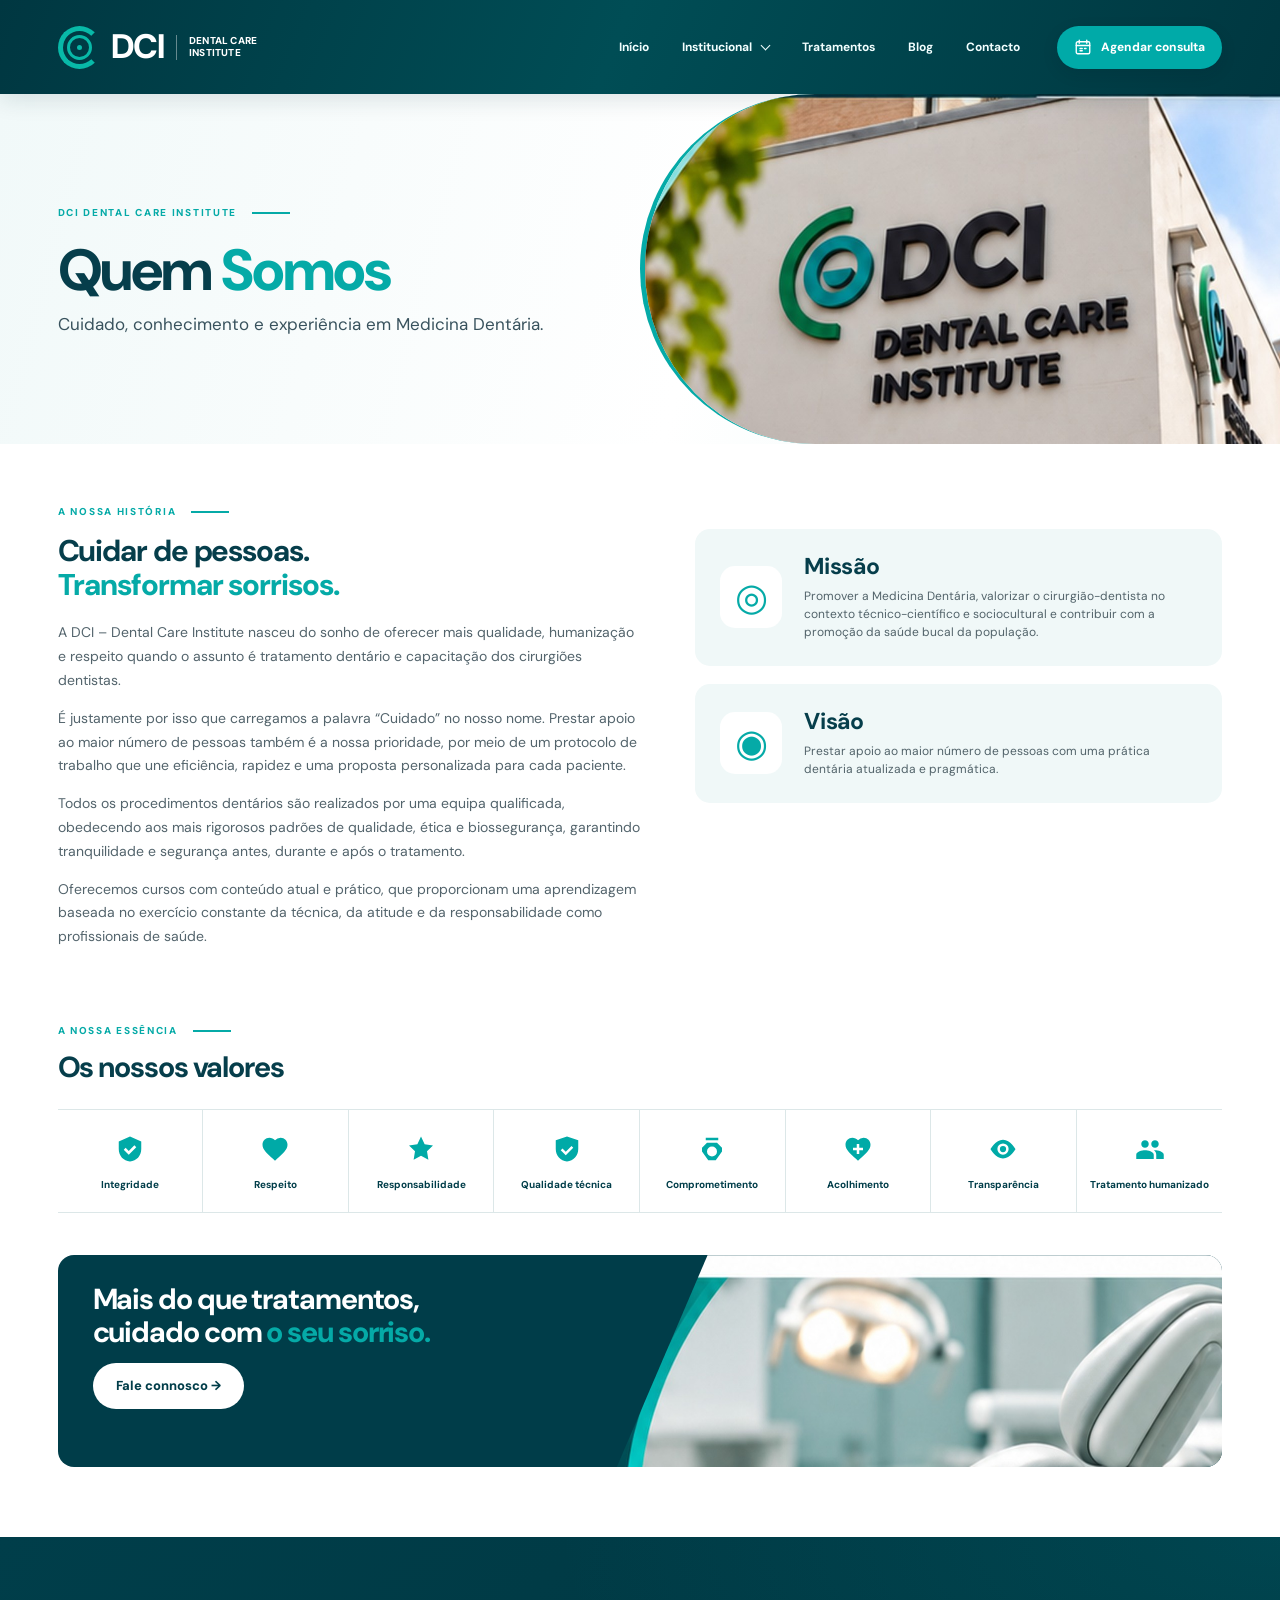
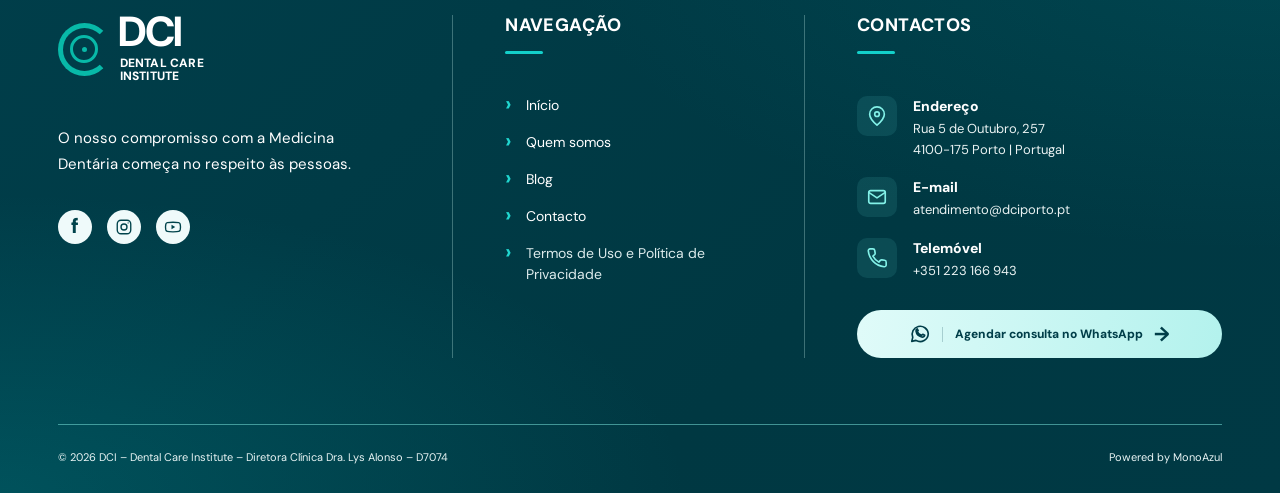
<file: quem-somos.html>
<!doctype html>
<html lang="pt-PT"><head><meta charset="utf-8"><meta name="viewport" content="width=device-width,initial-scale=1"><meta name="description" content="Conheça a história, missão, visão e valores da DCI Dental Care Institute."><title>Quem Somos | DCI Dental Care Institute</title><link rel="preconnect" href="https://fonts.googleapis.com"><link rel="preconnect" href="https://fonts.gstatic.com" crossorigin><link href="https://fonts.googleapis.com/css2?family=DM+Sans:wght@400;500;600;700;800&display=swap" rel="stylesheet"><link rel="stylesheet" href="css/styles.css"></head>
<body class="page-about">
<header class="site-header site-header-modern">
  <div class="wrap header-shell">
    <a class="brand header-brand" href="index.html" aria-label="DCI Dental Care Institute — Início">
      <span class="brand-symbol"><i></i></span>
      <span class="brand-word">DCI</span>
      <span class="brand-descriptor">DENTAL CARE<br>INSTITUTE</span>
    </a>
    <button class="menu-toggle" type="button" aria-label="Abrir menu" aria-expanded="false" aria-controls="main-navigation">☰</button>
    <nav class="main-nav" id="main-navigation" aria-label="Navegação principal">
      <a href="index.html" data-page="home">Início</a>
      <div class="nav-dropdown">
        <button class="dropdown-toggle" type="button" data-page="about" aria-expanded="false" aria-controls="institutional-submenu">Institucional <span class="chevron" aria-hidden="true"></span></button>
        <div class="dropdown-menu" id="institutional-submenu">
          <a href="quem-somos.html">Sobre a DCI</a>
          <a href="infraestrutura.html" data-page="infrastructure">Infraestrutura</a>
        </div>
      </div>
      <a href="index.html#tratamentos">Tratamentos</a>
      <a href="blog.html" data-page="blog">Blog</a>
      <a href="contacto.html" data-page="contact">Contacto</a>
    </nav>
    <a class="header-cta" href="https://wa.me/351911841964" target="_blank" rel="noopener noreferrer" aria-label="Agendar consulta pelo WhatsApp">
      <svg viewBox="0 0 24 24" width="18" height="18" fill="none" stroke="currentColor" stroke-width="1.8" stroke-linecap="round" stroke-linejoin="round" aria-hidden="true"><rect x="3" y="5" width="18" height="16" rx="2"/><path d="M7 3v4M17 3v4M3 10h18M8 14h3M8 17h3M14 14h2"/></svg>
      <span>Agendar consulta</span>
    </a>
  </div>
</header>
<main>
<section class="page-hero about-hero"><div class="page-hero-inner"><div><span class="eyebrow">DCI DENTAL CARE INSTITUTE</span><h1>Quem <strong>Somos</strong></h1><p>Cuidado, conhecimento e experiência em Medicina Dentária.</p></div><img src="assets/clinic-facade.jpg" alt="Fachada do DCI Dental Care Institute"></div></section>
<section class="about-content section"><div class="wrap">
 <div class="about-columns"><div class="story-copy"><span class="eyebrow">A NOSSA HISTÓRIA</span><h2>Cuidar de pessoas.<br><strong>Transformar sorrisos.</strong></h2>
 <p>A DCI – Dental Care Institute nasceu do sonho de oferecer mais qualidade, humanização e respeito quando o assunto é tratamento dentário e capacitação dos cirurgiões dentistas.</p>
 <p>É justamente por isso que carregamos a palavra “Cuidado” no nosso nome. Prestar apoio ao maior número de pessoas também é a nossa prioridade, por meio de um protocolo de trabalho que une eficiência, rapidez e uma proposta personalizada para cada paciente.</p>
 <p>Todos os procedimentos dentários são realizados por uma equipa qualificada, obedecendo aos mais rigorosos padrões de qualidade, ética e biossegurança, garantindo tranquilidade e segurança antes, durante e após o tratamento.</p>
 <p>Oferecemos cursos com conteúdo atual e prático, que proporcionam uma aprendizagem baseada no exercício constante da técnica, da atitude e da responsabilidade como profissionais de saúde.</p></div>
 <div class="purpose-stack"><article class="purpose-card"><span class="purpose-icon">◎</span><div><h3>Missão</h3><p>Promover a Medicina Dentária, valorizar o cirurgião-dentista no contexto técnico-científico e sociocultural e contribuir com a promoção da saúde bucal da população.</p></div></article><article class="purpose-card"><span class="purpose-icon">◉</span><div><h3>Visão</h3><p>Prestar apoio ao maior número de pessoas com uma prática dentária atualizada e pragmática.</p></div></article></div></div>
 <div class="values-block"><span class="eyebrow">A NOSSA ESSÊNCIA</span><h2>Os nossos valores</h2><div class="values-grid">
  <div><span class="value-icon" aria-hidden="true"><svg viewBox="0 0 24 24" fill="currentColor" focusable="false"><path d="M12 2 3 6v6c0 5.6 3.8 9.5 9 10 5.2-.5 9-4.4 9-10V6l-9-4Zm-1 14.5-4-4 1.5-1.5L11 13.5l4.5-4.5 1.5 1.5-6 6Z"/></svg></span><b>Integridade</b></div>
  <div><span class="value-icon" aria-hidden="true"><svg viewBox="0 0 24 24" fill="currentColor" focusable="false"><path d="M12 21.35 10.55 20C5.4 15.36 2 12.28 2 8.5 2 5.42 4.42 3 7.5 3c1.74 0 3.41.81 4.5 2.09A5.98 5.98 0 0 1 16.5 3C19.58 3 22 5.42 22 8.5c0 3.78-3.4 6.86-8.55 11.5L12 21.35Z"/></svg></span><b>Respeito</b></div>
  <div><span class="value-icon" aria-hidden="true"><svg viewBox="0 0 24 24" fill="currentColor" focusable="false"><path d="m12 2 2.9 6.1 6.7 1-4.8 4.7 1.1 6.7L12 17.3l-5.9 3.2 1.1-6.7-4.8-4.7 6.7-1L12 2Z"/></svg></span><b>Responsabilidade</b></div>
  <div><span class="value-icon" aria-hidden="true"><svg viewBox="0 0 24 24" fill="currentColor" focusable="false"><path d="M12 2 3 5v7c0 5.5 3.8 9.5 9 10 5.2-.5 9-4.5 9-10V5l-9-3Zm-1 15-4-4 1.4-1.4 2.6 2.6 4.6-4.6L17 11l-6 6Z"/></svg></span><b>Qualidade técnica</b></div>
  <div><span class="value-icon" aria-hidden="true"><svg viewBox="0 0 24 24" fill="currentColor" focusable="false"><path d="M7 3h10v2H7V3Zm1 4h8l4 4v3l-5 7h-6l-5-7v-3l4-4Zm4 3a4 4 0 1 0 0 8 4 4 0 0 0 0-8Z" fill-rule="evenodd"/></svg></span><b>Comprometimento</b></div>
  <div><span class="value-icon" aria-hidden="true"><svg viewBox="0 0 24 24" fill="currentColor" focusable="false"><path d="M12 21.35 10.55 20C5.4 15.36 2 12.28 2 8.5 2 5.42 4.42 3 7.5 3c1.74 0 3.41.81 4.5 2.09A5.98 5.98 0 0 1 16.5 3C19.58 3 22 5.42 22 8.5c0 3.78-3.4 6.86-8.55 11.5L12 21.35Z"/><path d="M11 8h2v8h-2zM8 11h8v2H8z" fill="#fff"/></svg></span><b>Acolhimento</b></div>
  <div><span class="value-icon" aria-hidden="true"><svg viewBox="0 0 24 24" fill="currentColor" focusable="false"><path d="M12 4.5C6 4.5 2 12 2 12s4 7.5 10 7.5S22 12 22 12s-4-7.5-10-7.5Zm0 12a4.5 4.5 0 1 1 0-9 4.5 4.5 0 0 1 0 9Zm0-2a2.5 2.5 0 1 0 0-5 2.5 2.5 0 0 0 0 5Z" fill-rule="evenodd"/></svg></span><b>Transparência</b></div>
  <div><span class="value-icon" aria-hidden="true"><svg viewBox="0 0 24 24" fill="currentColor" focusable="false"><path d="M16 11c1.66 0 2.99-1.34 2.99-3S17.66 5 16 5s-3 1.34-3 3 1.34 3 3 3Zm-8 0c1.66 0 3-1.34 3-3S9.66 5 8 5 5 6.34 5 8s1.34 3 3 3Zm0 2c-2.33 0-7 1.17-7 3.5V20h14v-3.5C15 14.17 10.33 13 8 13Zm8 0c-.29 0-.62.02-.97.05 1.16.84 1.97 1.95 1.97 3.45V20h6v-3.5c0-2.33-4.67-3.5-7-3.5Z"/></svg></span><b>Tratamento humanizado</b></div>
 </div></div>
 <div class="about-banner"><div><h2>Mais do que tratamentos,<br>cuidado com <strong>o seu sorriso.</strong></h2><a class="btn btn-light" href="contacto.html">Fale connosco →</a></div><img src="assets/clinic-chair.jpg" alt="Ambiente clínico DCI"></div>
</div></section></main>
<footer class="footer footer-visual-v2">
  <div class="wrap footer-main">
    <div class="footer-about">
      <a class="brand brand-footer" href="index.html" aria-label="DCI Dental Care Institute — Início"><span class="brand-symbol"><i></i></span><span class="brand-word">DCI<small>DENTAL CARE<br>INSTITUTE</small></span></a>
      <p>O nosso compromisso com a Medicina<br>Dentária começa no respeito às pessoas.</p>
      <div class="footer-socials" aria-label="Redes sociais">
        <span aria-label="Facebook" title="Facebook" class="footer-social footer-social-facebook">f</span>
        <span aria-label="Instagram" title="Instagram" class="footer-social footer-social-instagram"><svg viewBox="0 0 24 24" width="22" height="22" fill="none" stroke="currentColor" stroke-width="1.8" stroke-linecap="round" stroke-linejoin="round" aria-hidden="true"><rect x="3" y="3" width="18" height="18" rx="5"/><circle cx="12" cy="12" r="4"/><circle cx="17.5" cy="6.5" r=".8" fill="currentColor" stroke="none"/></svg></span>
        <span aria-label="YouTube" title="YouTube" class="footer-social footer-social-youtube"><svg viewBox="0 0 24 24" width="22" height="22" fill="none" stroke="currentColor" stroke-width="1.8" stroke-linecap="round" stroke-linejoin="round" aria-hidden="true"><path d="M21.5 8a2.7 2.7 0 0 0-1.9-1.9C17.9 5.6 12 5.6 12 5.6s-5.9 0-7.6.5A2.7 2.7 0 0 0 2.5 8 28 28 0 0 0 2 12a28 28 0 0 0 .5 4 2.7 2.7 0 0 0 1.9 1.9c1.7.5 7.6.5 7.6.5s5.9 0 7.6-.5a2.7 2.7 0 0 0 1.9-1.9 28 28 0 0 0 .5-4 28 28 0 0 0-.5-4Z"/><path d="m10 9 5 3-5 3Z" fill="currentColor" stroke="none"/></svg></span>
      </div>
    </div>
    <nav class="footer-links" aria-label="Navegação do rodapé">
      <h3>Navegação</h3>
      <a href="index.html">Início</a>
      <a href="quem-somos.html">Quem somos</a>
      <a href="blog.html">Blog</a>
      <a href="contacto.html">Contacto</a>
      <span class="footer-legal-label">Termos de Uso e Política de Privacidade</span>
    </nav>
    <div class="footer-contact">
      <h3>Contactos</h3>
      <div class="footer-contact-row"><span class="footer-contact-icon"><svg viewBox="0 0 24 24" width="22" height="22" fill="none" stroke="currentColor" stroke-width="1.8" stroke-linecap="round" stroke-linejoin="round" aria-hidden="true"><path d="M20 10c0 5-8 12-8 12S4 15 4 10a8 8 0 1 1 16 0Z"/><circle cx="12" cy="10" r="2.5"/></svg></span><div><strong>Endereço</strong><span>Rua 5 de Outubro, 257<br>4100-175 Porto | Portugal</span></div></div>
      <a class="footer-contact-row" href="mailto:atendimento@dciporto.pt"><span class="footer-contact-icon"><svg viewBox="0 0 24 24" width="22" height="22" fill="none" stroke="currentColor" stroke-width="1.8" stroke-linecap="round" stroke-linejoin="round" aria-hidden="true"><rect x="3" y="5" width="18" height="14" rx="2"/><path d="m3 7 9 6 9-6"/></svg></span><div><strong>E-mail</strong><span>atendimento@dciporto.pt</span></div></a>
      <a class="footer-contact-row" href="tel:+351223166943"><span class="footer-contact-icon"><svg viewBox="0 0 24 24" width="22" height="22" fill="none" stroke="currentColor" stroke-width="1.8" stroke-linecap="round" stroke-linejoin="round" aria-hidden="true"><path d="M22 16.5v3a2 2 0 0 1-2.2 2A19.5 19.5 0 0 1 2.5 4.2 2 2 0 0 1 4.5 2h3a2 2 0 0 1 2 1.7l.5 3a2 2 0 0 1-.6 1.7L7.5 10a16 16 0 0 0 6.5 6.5l1.6-1.9a2 2 0 0 1 1.7-.6l3 .5a2 2 0 0 1 1.7 2Z"/></svg></span><div><strong>Telemóvel</strong><span>+351 223 166 943</span></div></a>
      <a class="footer-whatsapp" href="https://wa.me/351911841964" target="_blank" rel="noopener noreferrer"><svg viewBox="0 0 24 24" width="22" height="22" fill="none" stroke="currentColor" stroke-width="1.8" stroke-linecap="round" stroke-linejoin="round" aria-hidden="true"><path d="M21 11.5a8.8 8.8 0 0 1-13.4 7.5L3 20l1.1-4.3A8.8 8.8 0 1 1 21 11.5Z"/><path d="M9 8.5c.4 2.3 2.2 4.2 4.5 5l1.5-1.2 2.1 1.1c-.3 1.7-1.7 2.2-3.2 1.8-3.5-.9-5.8-3.5-6.2-6.3-.2-1.1.4-2.3 1.3-2.6l1 1.9Z"/></svg><span>Agendar consulta no WhatsApp</span><span aria-hidden="true">→</span></a>
    </div>
  </div>
  <div class="footer-bottom"><div class="wrap"><span>© 2026 DCI – Dental Care Institute – Diretora Clínica Dra. Lys Alonso – D7074</span><span>Powered by MonoAzul</span></div></div>
</footer>
<script src="js/main.js"></script></body></html>
</file>
<file: css/styles.css>
/* DCI Dental Care Institute — estilos partilhados */
:root{--navy:#003d49;--navy2:#063e4b;--teal:#05aaa7;--teal2:#00c4ba;--mint:#c9f5ef;--ink:#1c303b;--muted:#62717a;--pale:#f1f8f8;--line:#dce7e8;--white:#fff;--shadow:0 12px 35px rgba(3,52,63,.09)}
*{box-sizing:border-box}
html{scroll-behavior:smooth}
body{margin:0;background:#fff;color:var(--ink);font-family:"DM Sans",Arial,sans-serif;font-size:15px;line-height:1.55;-webkit-font-smoothing:antialiased}
img{display:block;max-width:100%}
a{color:inherit;text-decoration:none}
button,input,textarea,select{font:inherit}
.wrap{width:min(1180px,91%);margin-inline:auto}
.site-header{position:relative;z-index:10;background:var(--navy);color:#fff}
.topbar{height:65px;display:flex;align-items:center;justify-content:space-between}
.brand{display:inline-flex;align-items:center;gap:7px;color:#fff;min-width:150px}
.brand-symbol{width:32px;height:32px;border:4px solid #08b9a8;border-right-color:transparent;border-radius:50%;display:inline-flex;align-items:center;justify-content:center;position:relative;flex:none}
.brand-symbol:before{content:"";width:14px;height:14px;border:3px solid #08b9a8;border-radius:50%}
.brand-symbol i{position:absolute;width:5px;height:5px;border-radius:50%;background:#08b9a8}
.brand-word{font-size:27px;line-height:.82;font-weight:800;letter-spacing:-1.2px}
.brand-word small{display:block;font-size:9px;letter-spacing:.25px;line-height:1.12;margin:4px 0 0 2px}
.header-meta{display:flex;align-items:center;gap:12px;text-align:right;font-size:11px;line-height:1.25;font-weight:600}
.pin{font-size:24px;color:var(--teal2)}
.search-mark{font-size:29px;border-left:1px solid #ffffff50;padding-left:20px;margin-left:6px;line-height:1}
.nav-row{border-top:1px solid #ffffff24;border-bottom:1px solid #ffffff1a}
.nav-wrap{height:44px;display:flex;align-items:center;justify-content:center}
.main-nav{display:flex;align-items:center;justify-content:center;gap:36px;height:100%}
.main-nav a{height:100%;display:flex;align-items:center;gap:5px;padding:0 4px;color:#fff;font-size:11px;font-weight:700;text-transform:uppercase;letter-spacing:.15px;position:relative}
.main-nav a:hover,.main-nav a.active{color:var(--teal2)}
.main-nav a.active:after{content:"";position:absolute;left:0;right:0;bottom:0;height:2px;background:var(--teal2)}
.chevron{font-size:14px}
.menu-toggle{display:none;border:0;background:none;color:#fff;font-size:25px}
.eyebrow{display:inline-flex;align-items:center;gap:15px;color:var(--teal);font-size:10px;line-height:1.2;font-weight:800;letter-spacing:1.7px;text-transform:uppercase}
.eyebrow:after{content:"";height:2px;width:38px;background:var(--teal)}
h1,h2,h3,p{margin-top:0}
h1,h2,h3{color:var(--navy2);line-height:1.12}
h1{font-size:clamp(38px,5vw,60px);letter-spacing:-2.1px}
h2{font-size:clamp(27px,3vw,38px);letter-spacing:-1.1px}
h3{font-size:20px;letter-spacing:-.3px}
strong{color:var(--teal);font-weight:800}
.btn{display:inline-flex;align-items:center;justify-content:center;gap:13px;border:0;border-radius:28px;padding:13px 23px;background:linear-gradient(105deg,#009d9d,#08b8ad);color:#fff;font-size:13px;font-weight:800;cursor:pointer;transition:.2s}
.btn:hover{transform:translateY(-2px);box-shadow:0 8px 18px #00a8a344}
.btn-ghost{background:transparent;border:1px solid var(--navy);color:var(--navy)}
.btn-ghost:hover{background:var(--navy);color:#fff}
.btn-light{background:#fff;color:var(--navy)}
.text-link{font-size:12px;font-weight:800;color:var(--teal)}
.section{padding:70px 0}
.section-title{display:flex;justify-content:space-between;align-items:end;gap:25px;margin-bottom:28px}
.section-title h2{margin:10px 0 0}
.card-kicker,.tag{display:inline-block;color:#007e80;background:#d4f8f2;border-radius:20px;padding:4px 10px;font-size:9px;line-height:1.2;font-weight:800;letter-spacing:.5px}
.footer{background:var(--navy);color:#fff}
.footer-main{display:grid;grid-template-columns:1fr .9fr 1fr;gap:50px;padding:45px 2% 35px}
.footer-about,.footer-links{border-right:1px solid #ffffff45}
.brand-footer{margin-bottom:20px}
.footer-about p{font-size:12px;line-height:1.6;margin-bottom:17px}
.socials{display:flex;gap:14px}
.socials a{width:22px;height:22px;border-radius:50%;display:grid;place-items:center;background:#fff;color:var(--navy);font-weight:800;font-size:13px}
.footer-links{display:flex;flex-direction:column;gap:8px}
.footer-links h3,.footer-contact h3{font-size:15px;color:#fff;margin:0 0 5px;text-transform:uppercase}
.footer-links a{font-size:12px;color:#fff}
.footer-links a:hover,.footer-contact a:hover{color:var(--teal2)}
.footer-contact{display:grid;grid-template-columns:1fr 1fr;gap:13px 20px}
.footer-contact h3{grid-column:1/-1}
.footer-contact p{font-size:11px;line-height:1.45;margin:0}
.footer-contact b{font-size:12px}
.footer-bottom{border-top:1px solid #ffffff35}
.footer-bottom .wrap{display:flex;justify-content:space-between;gap:20px;padding:13px 0;font-size:9px;color:#d2e3e5}

/* HOME */
.home-hero{min-height:485px;position:relative;overflow:hidden;background:linear-gradient(110deg,#fff 0%,#f4faf9 58%,#eaf4f4 100%)}
.hero-inner{position:relative;z-index:2;min-height:485px;display:flex;align-items:center}
.hero-copy{width:52%;padding:45px 0}
.hero-copy h1{margin:20px 0 15px;color:#24333d;font-size:clamp(40px,5vw,57px);font-weight:600}
.hero-copy h1 strong{color:var(--teal)}
.hero-copy>p{max-width:430px;font-size:17px;color:#284753;line-height:1.5;margin-bottom:23px}
.hero-actions{display:flex;gap:13px;flex-wrap:wrap}
.trust-points{display:flex;gap:22px;margin-top:43px;flex-wrap:wrap}
.trust-points span{display:flex;align-items:center;gap:8px;color:var(--teal);font-size:24px}
.trust-points b{font-size:10px;line-height:1.3;color:var(--navy);max-width:85px}
.hero-image{position:absolute;right:0;top:0;width:50%;height:100%;background:url("../assets/home-hero.jpg") center 38%/cover no-repeat;border-left:5px solid #5ecbc2;border-radius:48% 0 0 48%/100% 0 0 100%}
.intro-strip{display:flex;align-items:center;justify-content:space-between;gap:50px;padding:42px 0}
.intro-strip h2{font-size:27px;margin:12px 0 0}
.intro-strip>p{max-width:470px;color:var(--muted);font-size:14px;margin:0}
.treatments-section{background:#f2f8f8}
.service-grid{display:grid;grid-template-columns:repeat(4,1fr);gap:17px}
.service-card{background:#fff;border-radius:14px;overflow:hidden;box-shadow:var(--shadow)}
.service-card img{display:block;width:100%;height:auto;aspect-ratio:16/10;object-fit:cover;object-position:center}
.service-card>div{padding:17px 19px 20px}
.service-card h3{font-size:18px;margin:9px 0}
.service-card p{font-size:12px;color:var(--muted);line-height:1.5;min-height:54px;margin-bottom:12px}
.service-card a,.mini-blog-grid a{font-size:12px;font-weight:800;color:#009d9d}
.course-promo{margin:55px auto;min-height:230px;border-radius:18px;overflow:hidden;background:var(--navy);display:grid;grid-template-columns:40% 60%;color:#fff}
.course-copy{padding:28px 38px}
.course-copy h2{color:#fff;font-size:34px;margin:10px 0}
.course-copy p{font-size:13px;max-width:300px}
.course-promo img{width:100%;height:100%;min-height:230px;object-fit:cover;clip-path:polygon(12% 0,100% 0,100% 100%,0 100%)}
.home-about{background:#f5f9f9}
.about-teaser{display:grid;grid-template-columns:1.05fr .95fr;gap:55px;align-items:center}
.about-teaser img{width:100%;height:310px;object-fit:cover;border-radius:15px}
.about-teaser h2{margin:12px 0}
.about-teaser p{color:var(--muted);font-size:14px;max-width:500px;margin-bottom:22px}
.mini-blog-grid{display:grid;grid-template-columns:repeat(3,1fr);gap:20px}
.mini-blog-grid article{border:1px solid var(--line);border-radius:13px;padding:0 0 17px;overflow:hidden}
.mini-blog-grid img{width:100%;height:150px;object-fit:cover;margin-bottom:14px}
.mini-blog-grid .card-kicker,.mini-blog-grid h3,.mini-blog-grid a{margin-left:17px;margin-right:17px}
.mini-blog-grid h3{font-size:16px;margin-top:9px;min-height:55px}
.mini-blog-grid a{display:inline-block}

/* ABOUT */
.page-hero{background:linear-gradient(105deg,#f1f9f9,#fff);overflow:hidden}
.page-hero-inner{min-height:280px;display:grid;grid-template-columns:45% 55%;align-items:center}
.page-hero-inner>div{padding:35px 0}
.page-hero h1{margin:15px 0 8px;font-size:58px}
.page-hero p{font-size:17px;color:#38525d;margin:0}
.page-hero img{width:100%;height:280px;object-fit:cover;border-radius:180px 0 0 180px;border-left:5px solid var(--teal)}
.about-content{padding-top:55px}
.about-columns{display:grid;grid-template-columns:1.05fr .95fr;gap:55px}
.story-copy h2{font-size:30px;margin:12px 0 20px}
.story-copy p{font-size:14px;color:#53646c;line-height:1.7}
.purpose-stack{display:flex;flex-direction:column;gap:18px;padding-top:30px}
.purpose-card{display:flex;align-items:center;gap:22px;padding:25px;border-radius:15px;background:#f0f8f8}
.purpose-icon{width:62px;height:62px;flex:none;border-radius:15px;background:#fff;display:grid;place-items:center;color:var(--teal);font-size:38px}
.purpose-card h3{font-size:23px;margin:0 0 7px}
.purpose-card p{font-size:12px;line-height:1.5;color:#52636a;margin:0}
.values-block{padding:55px 0 42px}
.values-block h2{font-size:29px;margin:10px 0 25px}
.values-grid{display:grid;grid-template-columns:repeat(8,1fr);border-top:1px solid var(--line);border-bottom:1px solid var(--line)}
.values-grid>div{display:flex;flex-direction:column;align-items:center;justify-content:center;gap:8px;text-align:center;padding:20px 8px;border-right:1px solid var(--line)}
.values-grid>div:last-child{border:0}
.values-grid span{font-size:32px;color:var(--teal);line-height:1}
.values-grid b{font-size:10px;color:var(--navy)}
.about-banner{display:grid;grid-template-columns:48% 52%;min-height:205px;border-radius:16px;overflow:hidden;background:var(--navy);color:#fff}
.about-banner>div{padding:28px 35px}
.about-banner h2{font-size:29px;color:#fff;margin:0 0 15px}
.about-banner img{width:100%;height:100%;min-height:205px;object-fit:cover;clip-path:polygon(15% 0,100% 0,100% 100%,0 100%)}

/* CONTACT */
.contact-hero{background:linear-gradient(110deg,#f0f8f8,#fff 60%,#eff8f8);padding:55px 0 60px;position:relative;overflow:hidden}
.contact-layout{display:grid;grid-template-columns:.75fr 1.25fr;gap:55px;align-items:center}
.contact-intro h1{font-size:57px;margin:17px 0 13px;color:#20343e}
.contact-intro h1 strong{color:var(--teal)}
.contact-intro>p{max-width:350px;font-size:16px;color:#52646b;font-style:italic}
.contact-promises{display:grid;gap:14px;margin-top:30px}
.contact-promises>div{display:flex;align-items:center;gap:15px;font-size:13px;color:var(--navy)}
.contact-promises span{width:48px;height:48px;border-radius:13px;background:#fff;box-shadow:var(--shadow);display:grid;place-items:center;font-size:24px;color:var(--teal)}
.contact-form{background:#fff;border-radius:18px;padding:30px 32px;box-shadow:var(--shadow)}
.form-heading h2{font-size:27px;margin:10px 0 5px}
.form-heading p{font-size:12px;color:var(--muted);margin-bottom:20px}
.form-grid{display:grid;grid-template-columns:1fr 1fr;gap:15px 18px}
.form-grid label{display:flex;flex-direction:column;gap:6px;font-size:11px;font-weight:700;color:var(--navy)}
.form-grid .full{grid-column:1/-1}
.form-grid input,.form-grid select,.form-grid textarea{width:100%;border:1px solid #cbdadd;border-radius:9px;padding:12px 13px;background:#fff;color:var(--ink);font-size:12px;outline:none;transition:.2s}
.form-grid input:focus,.form-grid select:focus,.form-grid textarea:focus{border-color:var(--teal);box-shadow:0 0 0 3px #00aaa71a}
.form-grid textarea{resize:vertical;min-height:105px}
.form-submit{width:100%;margin-top:17px}
.privacy-note{text-align:center;color:#60717a;font-size:10px;margin:12px 0 0}
.form-feedback{text-align:center;color:#007f79;font-size:12px;margin:8px 0 0}
.contact-details{padding:38px 0;background:#fff}
.details-grid{display:grid;grid-template-columns:1fr 1fr;gap:25px}
.info-panel{padding:25px;border-radius:15px;background:#f3f8f8}
.panel-heading{display:flex;align-items:center;gap:14px;margin-bottom:22px}
.panel-heading>span{width:43px;height:43px;border-radius:12px;background:var(--teal);color:#fff;display:grid;place-items:center;font-size:23px}
.panel-heading h2{font-size:21px;margin:0}
.hours-table{width:100%;border-collapse:collapse;font-size:12px}
.hours-table th,.hours-table td{padding:11px 12px;text-align:left;border-bottom:1px solid #dce7e8}
.hours-table th{color:var(--navy);font-weight:800}
.hours-table tr:nth-child(even){background:#eaf2f2}
.contact-list{display:grid;gap:11px}
.contact-list p{display:flex;justify-content:space-between;gap:12px;font-size:11px;margin:0}
.contact-list b{color:var(--navy);white-space:nowrap}
.contact-list span,.contact-list a{color:#536770;text-align:right}
.map-section{height:270px}
.map-section iframe{width:100%;height:100%;border:0;display:block}

/* BLOG */
.blog-hero{position:relative;min-height:230px;background:linear-gradient(100deg,#f6fbfb,#fff);overflow:hidden;display:flex;align-items:center}
.blog-hero .wrap{position:relative;z-index:2;padding:30px 0}
.blog-hero h1{font-size:36px;margin:12px 0 8px}
.blog-hero p{font-size:14px;color:#52656c;margin:0}
.blog-hero-photo{position:absolute;right:0;top:0;width:48%;height:100%;background:url("../assets/clinic-chair.jpg") center/cover no-repeat;border-left:5px solid var(--teal);border-radius:50% 0 0 50%/100% 0 0 100%}
.blog-content{padding:35px 0 60px}
.featured-article{display:grid;grid-template-columns:46% 54%;align-items:center;background:#fff;border:1px solid #edf1f1;border-radius:17px;overflow:hidden;box-shadow:var(--shadow);margin-bottom:40px}
.featured-article>img{width:100%;height:245px;object-fit:cover}
.featured-article>div{padding:25px 35px}
.featured-article h2{font-size:27px;margin:12px 0}
.featured-article p{font-size:13px;color:var(--muted);max-width:530px}
.featured-article .btn{padding:10px 20px;font-size:12px}
.blog-toolbar{display:flex;align-items:end;justify-content:space-between;gap:25px;margin-bottom:18px}
.blog-toolbar h2{font-size:28px;margin:9px 0 0}
.blog-search{position:relative;width:min(330px,100%)}
.blog-search input{width:100%;border:1px solid var(--line);border-radius:25px;background:#f8fbfb;padding:11px 42px 11px 17px;font-size:12px;outline:none}
.blog-search span{position:absolute;right:16px;top:6px;font-size:23px;color:var(--teal)}
.category-filter{display:flex;flex-wrap:wrap;gap:9px;margin-bottom:25px}
.filter-btn{border:1px solid #9bdad5;border-radius:25px;padding:8px 16px;background:#fff;color:var(--navy);font-size:11px;font-weight:700;cursor:pointer}
.filter-btn:hover,.filter-btn.active{background:var(--navy);border-color:var(--navy);color:#fff}
.blog-grid{display:grid;grid-template-columns:repeat(3,1fr);gap:20px}
.blog-card{border:1px solid #e9eeee;border-radius:14px;overflow:hidden;background:#fff;box-shadow:0 5px 17px rgba(0,50,60,.07);transition:.2s}
.blog-card:hover{transform:translateY(-3px);box-shadow:var(--shadow)}
.blog-card>img{width:100%;height:165px;object-fit:cover}
.blog-card-body{padding:13px 17px 18px}
.blog-card h3{font-size:16px;margin:8px 0;min-height:53px}
.blog-card p{font-size:11px;color:var(--muted);line-height:1.5;min-height:49px;margin-bottom:10px}
.blog-card a{font-size:11px;font-weight:800;color:#008f8e}
.blog-card a b{font-size:17px;margin-left:5px}
.no-results{padding:25px;text-align:center;color:var(--muted)}
.pagination{display:flex;align-items:center;justify-content:center;gap:8px;margin:30px 0}
.pagination button{width:32px;height:32px;border:0;border-radius:50%;background:#f0f4f4;color:var(--navy);font-weight:700;cursor:pointer}
.pagination button.current{background:var(--navy);color:#fff}
.pagination button:disabled{opacity:.4;cursor:default}
.newsletter{display:grid;grid-template-columns:auto 1fr 1.1fr;align-items:center;gap:18px;padding:20px 25px;border-radius:16px;background:linear-gradient(100deg,#00606a,#009f9a);color:#fff}
.newsletter-icon{width:48px;height:48px;border:2px solid #3ce1d3;border-radius:12px;display:grid;place-items:center;font-size:26px}
.newsletter h2{font-size:19px;color:#fff;margin:0 0 4px}
.newsletter p{font-size:11px;margin:0}
.newsletter form{display:flex;background:#fff;border-radius:9px;padding:4px}
.newsletter input{min-width:0;flex:1;border:0;outline:none;padding:8px 10px;font-size:11px}
.newsletter button{border:0;border-radius:7px;padding:8px 14px;background:var(--teal);color:#fff;font-size:11px;font-weight:800;cursor:pointer}
.newsletter-feedback{grid-column:2/-1;color:#fff!important}

/* RESPONSIVE */
@media(max-width:950px){
 .main-nav{gap:22px}.hero-copy{width:56%}.hero-image{width:48%}
 .service-grid{grid-template-columns:repeat(2,1fr)}
 .values-grid{grid-template-columns:repeat(4,1fr)}.values-grid>div:nth-child(4){border-right:0}
 .contact-layout{gap:28px}.contact-intro h1{font-size:48px}
 .footer-main{gap:25px}
}
@media(max-width:680px){
 .wrap{width:90%}
 .topbar{height:62px}.brand-word{font-size:24px}.header-meta{font-size:9px}.header-meta .pin{font-size:20px}.search-mark{font-size:24px;padding-left:10px}
 .nav-wrap{height:43px;justify-content:flex-end;position:relative}.menu-toggle{display:block}
 .main-nav{display:none;position:absolute;top:43px;left:-5.5%;right:-5.5%;height:auto;background:var(--navy);padding:8px 5% 15px;align-items:stretch;flex-direction:column;gap:0;box-shadow:0 12px 18px #001d2455}
 .main-nav.open{display:flex}.main-nav a{height:auto;padding:13px 3px;border-bottom:1px solid #ffffff24}.main-nav a.active:after{display:none}
 .section{padding:48px 0}.section-title{align-items:start;flex-direction:column;gap:12px}
 .home-hero{padding-bottom:0}.hero-inner{min-height:0}.hero-copy{width:100%;padding:42px 0 28px}.hero-copy h1{font-size:40px}.hero-copy>p{font-size:15px;max-width:100%}
 .hero-image{position:relative;width:100%;height:250px;border:0;border-top:4px solid #5ecbc2;border-radius:0;background-position:center 35%}
 .trust-points{gap:12px;margin-top:28px}.trust-points span{font-size:19px}.trust-points b{font-size:9px;max-width:72px}
 .intro-strip{display:block;padding:30px 0}.intro-strip>p{margin-top:17px}
 .service-grid{grid-template-columns:1fr 1fr;gap:12px}.service-card img{height:auto;aspect-ratio:16/10}.service-card>div{padding:13px}.service-card h3{font-size:16px}.service-card p{font-size:11px;min-height:68px}
 .course-promo{grid-template-columns:1fr;margin:35px auto}.course-copy{padding:25px}.course-promo img{min-height:165px;height:165px;clip-path:none}
 .about-teaser{grid-template-columns:1fr;gap:25px}.about-teaser img{height:220px}.mini-blog-grid{grid-template-columns:1fr}.mini-blog-grid article{display:grid;grid-template-columns:38% 1fr;grid-template-rows:auto auto auto;column-gap:12px;padding:0 12px 12px 0}.mini-blog-grid img{grid-row:1/4;height:100%;min-height:150px;margin:0}.mini-blog-grid .card-kicker{align-self:end;margin:12px 0 0}.mini-blog-grid h3{min-height:0;margin:7px 0;font-size:14px}.mini-blog-grid a{margin:0}
 .page-hero-inner{grid-template-columns:1fr;min-height:0}.page-hero-inner>div{padding:35px 0 25px}.page-hero h1{font-size:43px}.page-hero p{font-size:14px}.page-hero img{height:190px;border-radius:0;border:0;border-top:4px solid var(--teal)}
 .about-columns{grid-template-columns:1fr;gap:15px}.purpose-stack{padding-top:0}.story-copy h2{font-size:27px}.story-copy p{font-size:13px}.purpose-card{padding:18px}.values-block{padding:35px 0 28px}.values-grid{grid-template-columns:repeat(2,1fr)}.values-grid>div:nth-child(even){border-right:0}.values-grid>div:nth-child(4){border-right:0}.about-banner{grid-template-columns:1fr}.about-banner>div{padding:24px}.about-banner h2{font-size:25px}.about-banner img{height:160px;min-height:160px;clip-path:none}
 .contact-hero{padding:35px 0}.contact-layout{grid-template-columns:1fr;gap:25px}.contact-intro h1{font-size:44px;margin:12px 0}.contact-intro>p{font-size:14px}.contact-promises{grid-template-columns:1fr 1fr;gap:10px}.contact-promises>div{font-size:11px}.contact-promises>div:last-child{grid-column:1/-1}.contact-promises span{width:40px;height:40px;font-size:20px}
 .contact-form{padding:22px 17px}.form-heading h2{font-size:23px}.form-grid{grid-template-columns:1fr;gap:12px}.form-grid .full{grid-column:auto}.details-grid{grid-template-columns:1fr}.info-panel{padding:18px}.contact-list p{font-size:10px}.map-section{height:230px}
 .blog-hero{min-height:0;padding:25px 0 0;display:block}.blog-hero .wrap{padding:0 0 24px}.blog-hero h1{font-size:30px}.blog-hero p{font-size:12px}.blog-hero-photo{position:relative;width:100%;height:150px;border:0;border-top:4px solid var(--teal);border-radius:0}
 .blog-content{padding:28px 0 40px}.featured-article{grid-template-columns:1fr}.featured-article>img{height:180px}.featured-article>div{padding:20px}.featured-article h2{font-size:22px}.blog-toolbar{align-items:stretch;flex-direction:column}.blog-toolbar h2{font-size:25px}.blog-search{width:100%}.category-filter{gap:7px}.filter-btn{padding:7px 11px;font-size:10px}.blog-grid{grid-template-columns:1fr 1fr;gap:12px}.blog-card>img{height:120px}.blog-card-body{padding:11px}.blog-card h3{font-size:13px;min-height:70px}.blog-card p{font-size:10px;min-height:65px}.newsletter{grid-template-columns:auto 1fr;padding:17px;gap:12px}.newsletter form{grid-column:1/-1}.newsletter-feedback{grid-column:1/-1}
 .footer-main{grid-template-columns:1fr 1fr;gap:25px 15px;padding:35px 0 25px}.footer-about,.footer-links{border:0}.footer-links{padding-left:10px}.footer-contact{grid-column:1/-1;border-top:1px solid #ffffff35;padding-top:20px}.footer-bottom .wrap{flex-direction:column;gap:6px;font-size:8px}
}
@media(max-width:390px){.header-meta{display:none}.service-grid,.blog-grid{grid-template-columns:1fr}.service-card img{height:auto;aspect-ratio:16/10}.blog-card>img{height:180px}.blog-card h3,.blog-card p{min-height:0}.contact-promises{grid-template-columns:1fr}}


/* Submenu institucional */
.nav-dropdown{height:100%;display:flex;align-items:center;position:relative}
.nav-dropdown>a{height:100%;display:flex;align-items:center;gap:5px;padding:0 4px;color:#fff;font-size:11px;font-weight:700;text-transform:uppercase;letter-spacing:.15px;position:relative}
.nav-dropdown:hover>a,.nav-dropdown:focus-within>a{color:var(--teal2)}
.dropdown-menu{display:none;position:absolute;top:100%;left:0;min-width:175px;padding:8px;background:#fff;border-radius:0 0 10px 10px;box-shadow:0 12px 25px #001d2440}
.dropdown-menu a{display:block;padding:10px 12px;color:var(--navy);font-size:12px;font-weight:700;border-radius:6px}
.dropdown-menu a:hover{background:#eaf8f6;color:#008c8b}
.nav-dropdown:hover .dropdown-menu,.nav-dropdown:focus-within .dropdown-menu{display:block}

/* INFRAESTRUTURA */
.infra-hero{background:linear-gradient(110deg,#f1f8f8 0%,#fff 57%,#edf7f6 100%);overflow:hidden}
.infra-hero-inner{min-height:380px;display:grid;grid-template-columns:1fr .92fr;align-items:center;gap:55px;padding-top:35px;padding-bottom:35px}
.infra-hero h1{font-size:clamp(39px,4.5vw,55px);margin:17px 0 14px;color:#1f333d}
.infra-hero h1 strong{color:var(--teal)}
.infra-hero-inner>div:first-child>p{font-size:15px;color:#52656c;max-width:490px;line-height:1.7;margin-bottom:22px}
.infra-hero-image{height:305px;position:relative}
.infra-hero-image img{width:100%;height:100%;object-fit:cover;border-radius:16px 90px 16px 16px;box-shadow:var(--shadow)}
.image-caption{position:absolute;bottom:14px;left:14px;background:#003d49dd;color:#fff;border-radius:20px;padding:7px 13px;font-size:10px;font-weight:700;letter-spacing:.4px}
.infra-intro{padding:52px 0 38px}
.infra-intro-grid{display:grid;grid-template-columns:.85fr 1.15fr;gap:60px;align-items:center}
.infra-intro h2{font-size:32px;margin:13px 0 0}
.infra-intro>div>h2 strong{color:var(--teal)}
.infra-intro-grid>p{font-size:14px;line-height:1.8;color:#596b72;margin:0;border-left:3px solid var(--teal);padding-left:25px}
.infra-gallery-section{background:#f2f8f8;padding:60px 0 65px}
.infra-gallery-section .section-title{align-items:end}
.gallery-controls{display:flex;gap:9px}
.gallery-controls button{width:42px;height:42px;border:1px solid #b9d9d8;border-radius:50%;background:#fff;color:var(--navy);font-size:20px;cursor:pointer;transition:.2s}
.gallery-controls button:hover{background:var(--navy);color:#fff}
.infra-carousel{overflow:hidden}
.infra-track{display:flex;gap:18px;transition:transform .45s ease;will-change:transform}
.infra-slide{margin:0;flex:0 0 calc((100% - 36px)/3);background:#fff;border-radius:14px;overflow:hidden;box-shadow:0 8px 22px #063e4b12}
.infra-slide img{width:100%;height:245px;object-fit:cover}
.infra-slide figcaption{padding:14px 17px 17px;display:flex;flex-direction:column;gap:3px}
.infra-slide figcaption b{font-size:15px;color:var(--navy)}
.infra-slide figcaption span{font-size:11px;color:var(--muted)}
.gallery-dots{display:flex;justify-content:center;gap:8px;margin-top:22px}
.gallery-dots button{width:8px;height:8px;border:0;border-radius:50%;background:#b9d1d1;padding:0;cursor:pointer}
.gallery-dots button.active{width:23px;border-radius:10px;background:var(--teal)}
.infra-features{padding:68px 0}
.section-heading-centered{text-align:center;max-width:650px;margin:0 auto 34px}
.section-heading-centered .eyebrow:before{content:"";height:2px;width:38px;background:var(--teal)}
.section-heading-centered h2{margin:13px 0 9px}
.section-heading-centered>p{font-size:13px;color:var(--muted);margin:0}
.infra-feature-grid{display:grid;grid-template-columns:repeat(4,1fr);gap:15px}
.infra-feature-grid article{padding:25px 21px;border:1px solid #e2eeee;border-radius:14px;background:#fff;box-shadow:0 7px 20px #003d490b}
.feature-icon{width:48px;height:48px;border-radius:13px;display:grid;place-items:center;background:#e1f8f4;color:#009e9b;font-size:27px;margin-bottom:18px}
.infra-feature-grid h3{font-size:17px;margin-bottom:8px}
.infra-feature-grid p{font-size:12px;line-height:1.65;color:var(--muted);margin:0}
.infra-team{background:#f5f9f9;padding:65px 0}
.infra-team-grid{display:grid;grid-template-columns:1fr 1fr;gap:60px;align-items:center}
.team-image{height:340px;position:relative}
.team-image img{width:100%;height:100%;object-fit:cover;border-radius:15px 90px 15px 15px}
.team-image span{position:absolute;bottom:14px;left:14px;right:14px;background:#003d49e8;color:#fff;padding:11px 14px;border-radius:8px;font-size:11px;font-weight:700}
.infra-team h2{font-size:34px;margin:13px 0}
.infra-team p{font-size:13px;line-height:1.7;color:#596b72}
.infra-team ul{list-style:none;padding:0;margin:20px 0 22px;display:grid;gap:11px}
.infra-team li{position:relative;padding-left:25px;font-size:12px;color:#314d56}
.infra-team li:before{content:"✓";position:absolute;left:0;top:0;width:17px;height:17px;border-radius:50%;background:#d9f5ef;color:#008c88;display:grid;place-items:center;font-size:11px;font-weight:800}
.infra-visit{background:var(--navy);color:#fff;padding:48px 0}
.infra-visit-inner{display:flex;align-items:center;justify-content:space-between;gap:35px}
.infra-visit h2{font-size:34px;color:#fff;margin:12px 0}
.infra-visit p{font-size:13px;color:#d3e5e6;max-width:420px;margin-bottom:17px}
.infra-visit .eyebrow{color:#70e4d9}
.visit-address{display:flex;align-items:center;gap:18px;padding:23px 27px;border:1px solid #ffffff40;border-radius:14px;min-width:330px}
.visit-address>span{font-size:36px;color:#54d9ce}
.visit-address b{font-size:14px}
.visit-address p{margin:5px 0 8px;font-size:12px}
.visit-address a{font-size:11px;color:#72e4db;font-weight:700}
@media(max-width:950px){
 .infra-hero-inner{gap:30px}.infra-slide{flex-basis:calc((100% - 18px)/2)}
 .infra-feature-grid{grid-template-columns:repeat(2,1fr)}
 .infra-team-grid{gap:30px}
}
@media(max-width:680px){
 .nav-dropdown{height:auto;display:block}
 .nav-dropdown>a{height:auto;padding:13px 3px;border-bottom:1px solid #ffffff24}
 .dropdown-menu{display:block;position:static;box-shadow:none;background:#003540;border-radius:0;padding:0 0 5px 13px}
 .dropdown-menu a{color:#d8eeee;padding:9px 10px;font-size:11px}
 .infra-hero-inner{grid-template-columns:1fr;gap:20px;padding-top:35px;padding-bottom:25px}
 .infra-hero h1{font-size:38px}.infra-hero-inner>div:first-child>p{font-size:13px}
 .infra-hero-image{height:230px}.infra-intro{padding:38px 0 30px}.infra-intro-grid{grid-template-columns:1fr;gap:16px}.infra-intro h2{font-size:27px}.infra-intro-grid>p{font-size:12px;padding-left:15px}
 .infra-gallery-section{padding:45px 0}.infra-slide{flex-basis:86%}.infra-slide img{height:220px}.gallery-controls button{width:37px;height:37px}
 .infra-features{padding:48px 0}.infra-feature-grid{grid-template-columns:1fr 1fr;gap:10px}.infra-feature-grid article{padding:18px 14px}.infra-feature-grid h3{font-size:14px}.infra-feature-grid p{font-size:11px}
 .infra-team{padding:45px 0}.infra-team-grid{grid-template-columns:1fr;gap:25px}.team-image{height:230px}.infra-team h2{font-size:29px}
 .infra-visit{padding:38px 0}.infra-visit-inner{align-items:flex-start;flex-direction:column}.infra-visit h2{font-size:29px}.visit-address{min-width:0;width:100%;padding:18px}
}
@media(max-width:390px){.infra-feature-grid{grid-template-columns:1fr}.infra-slide{flex-basis:100%}}


/* Footer premium — DCI */
.footer{background:#003b45;color:#e9f5f5;position:relative;overflow:hidden}
.footer:before{content:"";position:absolute;inset:0 0 auto;height:3px;background:linear-gradient(90deg,#00a9a3,#55d6c6,transparent)}
.footer-main{display:grid;grid-template-columns:1.15fr .7fr 1.25fr;gap:clamp(32px,5vw,80px);padding:65px 0 60px;align-items:start}
.footer-about,.footer-links{border:0}
.footer .brand-footer{margin:0 0 24px}
.footer .brand-footer .brand-symbol{width:38px;height:38px}
.footer .brand-footer .brand-word{font-size:30px}
.footer-about p{max-width:310px;margin:0 0 22px;font-size:14px;line-height:1.85;color:#c4dcdf}
.footer-location{display:inline-flex;align-items:center;gap:9px;color:#7fe2d8;font-size:12px;font-weight:700}
.footer-location:before{content:"";width:7px;height:7px;border-radius:50%;background:#4bddcf;box-shadow:0 0 0 4px #4bddcf21}
.footer-links{display:flex;flex-direction:column;align-items:flex-start;gap:12px;padding:0}
.footer-links h3,.footer-contact h3{margin:0 0 12px;color:#fff;font-size:15px;font-weight:800;letter-spacing:.7px;text-transform:uppercase}
.footer-links h3:after,.footer-contact h3:after{content:"";display:block;width:34px;height:2px;margin-top:12px;background:#13bdb1;border-radius:2px}
.footer-links a{font-size:13px;color:#c9dddf;line-height:1.35;transition:color .2s,transform .2s}
.footer-links a:hover,.footer-links a:focus-visible{color:#77eadf;transform:translateX(4px)}
.footer-contact{display:flex;flex-direction:column;gap:14px}
.footer-contact-intro{font-size:13px;line-height:1.75;color:#c4dcdf;margin:0 0 4px}
.footer-contact-item{display:flex;flex-direction:column;gap:3px;font-size:13px;line-height:1.5;color:#effbfa;overflow-wrap:anywhere}
.footer-contact-item .footer-contact-label{font-size:11px;color:#72d8d0;text-transform:uppercase;letter-spacing:.7px;font-weight:800}
a.footer-contact-item:hover,a.footer-contact-item:focus-visible{color:#78ece0}
.footer-cta{display:inline-flex;align-items:center;justify-content:space-between;gap:20px;align-self:flex-start;margin-top:8px;background:#11b8ae;color:#003b45;padding:13px 18px;border-radius:9px;font-size:12px;font-weight:800;transition:background .2s,transform .2s}
.footer-cta:hover,.footer-cta:focus-visible{background:#74e6db;color:#003b45;transform:translateY(-2px)}
.footer-cta span{font-size:18px;line-height:1}
.footer-bottom{border-top:1px solid #ffffff24;background:#00343e}
.footer-bottom .wrap{display:flex;justify-content:space-between;align-items:center;gap:18px;flex-wrap:wrap;padding:19px 0;font-size:10px;line-height:1.6;color:#bad0d3}
@media(max-width:950px){.footer-main{grid-template-columns:1fr .65fr 1.1fr;gap:28px;padding:50px 0}.footer-bottom .wrap{justify-content:flex-start}}
@media(max-width:680px){.footer-main{grid-template-columns:1fr 1fr;gap:35px 22px;padding:44px 0 38px}.footer-about{grid-column:1/-1}.footer-about p{max-width:440px}.footer-links{padding:0}.footer-contact{grid-column:auto;border:0;padding:0}.footer-cta{padding:11px 12px;font-size:11px}.footer-bottom .wrap{flex-direction:column;align-items:flex-start;gap:5px;padding:16px 0;font-size:10px}}
@media(max-width:430px){.footer-main{grid-template-columns:1fr;gap:33px}.footer-about,.footer-contact{grid-column:auto}.footer-links{gap:11px}.footer-cta{width:100%;justify-content:space-between;padding:13px 16px}}


/* Footer visual DCI — referência aprovada */
.footer-visual-v2{background:radial-gradient(ellipse at 0% 100%,rgba(0,154,160,.24),transparent 38%),radial-gradient(ellipse at 100% 0%,rgba(0,128,139,.19),transparent 40%),linear-gradient(135deg,#003e4a 0%,#003842 64%,#003944 100%);color:#fff}
.footer-visual-v2:before{display:none}
.footer-visual-v2 .footer-main{grid-template-columns:1.04fr .93fr 1.1fr;gap:0;padding:78px 0 66px;align-items:stretch}
.footer-visual-v2 .footer-about,.footer-visual-v2 .footer-links,.footer-visual-v2 .footer-contact{min-width:0}
.footer-visual-v2 .footer-about{padding-right:46px}
.footer-visual-v2 .footer-links{padding:0 42px 0 52px;border-left:1px solid rgba(201,245,239,.3);border-right:1px solid rgba(201,245,239,.3);gap:16px}
.footer-visual-v2 .footer-contact{padding-left:52px;gap:17px;display:flex;flex-direction:column}
.footer-visual-v2 .brand-footer{margin-bottom:42px;transform-origin:left center}
.footer-visual-v2 .brand-footer .brand-symbol{width:53px;height:53px;border-width:5px}
.footer-visual-v2 .brand-footer .brand-symbol:before{width:22px;height:22px}
.footer-visual-v2 .brand-footer .brand-word{font-size:42px;letter-spacing:-1.8px}
.footer-visual-v2 .brand-footer .brand-word small{font-size:12px;line-height:1.1;letter-spacing:.2px;margin-top:7px}
.footer-visual-v2 .footer-about p{font-size:15px;line-height:1.75;color:#fff;max-width:360px;margin:0 0 32px}
.footer-visual-v2 .footer-socials{display:flex;align-items:center;gap:15px}
.footer-visual-v2 .footer-social{display:inline-flex;align-items:center;justify-content:center;border-radius:50%;width:34px;height:34px;background:#effafa;color:#00434b;font-weight:800;font-size:21px}
.footer-visual-v2 .footer-social svg{width:18px;height:18px}
.footer-visual-v2 h3{margin:0 0 25px;font-size:18px;line-height:1.2;color:#fff;text-transform:uppercase;letter-spacing:.4px}
.footer-visual-v2 h3:after{width:38px;height:3px;margin-top:14px;background:#13d0ca}
.footer-visual-v2 .footer-links a,.footer-visual-v2 .footer-legal-label{position:relative;padding-left:21px;color:#fff;font-size:14px;line-height:1.5;transform:none}
.footer-visual-v2 .footer-links a:before,.footer-visual-v2 .footer-legal-label:before{content:"›";position:absolute;left:0;top:-1px;color:#20d6cf;font-size:21px;font-weight:700;line-height:1}
.footer-visual-v2 .footer-links a:hover{color:#8cf1e9;transform:translateX(3px)}
.footer-visual-v2 .footer-legal-label{color:#dcebec}
.footer-visual-v2 .footer-contact-row{display:flex;align-items:flex-start;gap:16px;color:#fff;font-size:13px;line-height:1.55}
.footer-visual-v2 .footer-contact-icon{flex:none;display:flex;align-items:center;justify-content:center;width:40px;height:40px;border-radius:10px;background:rgba(83,197,198,.13);color:#83f1e8}
.footer-visual-v2 .footer-contact-row>div{min-width:0}
.footer-visual-v2 .footer-contact-row strong{display:block;color:#fff;font-size:14px;font-weight:800;margin-bottom:2px}
.footer-visual-v2 .footer-contact-row span:not(.footer-contact-icon){color:#eaf3f3}
.footer-visual-v2 a.footer-contact-row:hover span:not(.footer-contact-icon){color:#8cf1e9}
.footer-visual-v2 .footer-whatsapp{display:flex;align-items:center;justify-content:center;gap:11px;margin-top:12px;padding:13px 15px;background:linear-gradient(100deg,#e0fbf9,#b3f2ed);border-radius:100px;color:#003e49;font-weight:800;font-size:12px;line-height:1.3;transition:transform .2s,box-shadow .2s}
.footer-visual-v2 .footer-whatsapp>svg{flex:none;width:22px;height:22px}
.footer-visual-v2 .footer-whatsapp span:nth-child(2){border-left:1px solid rgba(0,61,73,.22);padding-left:12px}
.footer-visual-v2 .footer-whatsapp span:last-child{font-size:20px;line-height:1}
.footer-visual-v2 .footer-whatsapp:hover{transform:translateY(-2px);box-shadow:0 8px 24px rgba(45,233,222,.18);color:#003e49}
.footer-visual-v2 .footer-bottom{background:transparent;border:0}
.footer-visual-v2 .footer-bottom .wrap{border-top:1px solid rgba(119,223,216,.55);padding:24px 0 26px;display:flex;align-items:center;justify-content:space-between;gap:15px;color:#e9f5f5;font-size:11px}
@media(max-width:950px){.footer-visual-v2 .footer-main{grid-template-columns:1fr .8fr 1.1fr;padding:56px 0 48px}.footer-visual-v2 .footer-about{padding-right:22px}.footer-visual-v2 .footer-links{padding:0 23px}.footer-visual-v2 .footer-contact{padding-left:23px}.footer-visual-v2 .brand-footer .brand-word{font-size:35px}.footer-visual-v2 .footer-about p{font-size:13px}.footer-visual-v2 .footer-links a,.footer-visual-v2 .footer-legal-label{font-size:12px}.footer-visual-v2 .footer-whatsapp{font-size:11px;padding:12px 9px;gap:7px}}
@media(max-width:680px){.footer-visual-v2 .footer-main{grid-template-columns:1fr 1fr;gap:34px 0;padding:46px 0 32px}.footer-visual-v2 .footer-about{grid-column:1/-1;padding:0}.footer-visual-v2 .footer-about p{font-size:14px;margin-bottom:20px}.footer-visual-v2 .brand-footer{margin-bottom:22px}.footer-visual-v2 .footer-links{border-left:0;border-right:1px solid rgba(201,245,239,.3);padding:0 20px 0 0}.footer-visual-v2 .footer-contact{grid-column:auto;padding:0 0 0 20px}.footer-visual-v2 h3{font-size:15px;margin-bottom:13px}.footer-visual-v2 .footer-contact-row{gap:9px;font-size:11px}.footer-visual-v2 .footer-contact-icon{width:29px;height:29px}.footer-visual-v2 .footer-contact-icon svg{width:16px;height:16px}.footer-visual-v2 .footer-contact-row strong{font-size:12px}.footer-visual-v2 .footer-whatsapp{border-radius:12px;font-size:10px;flex-wrap:wrap}.footer-visual-v2 .footer-bottom .wrap{flex-direction:column;align-items:flex-start;font-size:10px;gap:8px}}
@media(max-width:430px){.footer-visual-v2 .footer-main{grid-template-columns:1fr;gap:30px}.footer-visual-v2 .footer-about{grid-column:auto}.footer-visual-v2 .footer-links{border:0;padding:0}.footer-visual-v2 .footer-contact{padding:0}.footer-visual-v2 .footer-whatsapp{align-self:flex-start;flex-wrap:nowrap;border-radius:100px;padding:13px 17px}.footer-visual-v2 .footer-contact-row{font-size:13px}.footer-visual-v2 .footer-contact-icon{width:40px;height:40px}.footer-visual-v2 .footer-contact-icon svg{width:20px;height:20px}}


/* Cabeçalho moderno DCI — layout único, sem redes sociais */
.site-header-modern{position:relative;z-index:30;color:#fff;background:linear-gradient(112deg,#003741 0%,#004d55 48%,#003740 100%);border:0;box-shadow:0 6px 22px rgba(0,48,57,.12)}
.site-header-modern .header-shell{min-height:94px;display:flex;align-items:center;justify-content:space-between;gap:24px}
.site-header-modern .header-brand{display:inline-flex;align-items:center;gap:10px;flex:none;min-width:0;color:#fff}
.site-header-modern .header-brand .brand-symbol{width:43px;height:43px;border-width:5px}
.site-header-modern .header-brand .brand-symbol:before{width:19px;height:19px}
.site-header-modern .header-brand .brand-word{font-size:34px;line-height:1;letter-spacing:-1.5px;font-weight:800}
.site-header-modern .brand-descriptor{display:block;padding-left:12px;margin-left:3px;border-left:1px solid #ffffff65;color:#fff;font-size:10px;line-height:1.25;font-weight:800;letter-spacing:.2px}
.site-header-modern .main-nav{display:flex;align-items:center;justify-content:center;gap:7px;height:auto;margin-left:auto}
.site-header-modern .main-nav>a,.site-header-modern .main-nav .nav-dropdown>a{height:auto;display:flex;align-items:center;gap:6px;padding:12px 13px;border-radius:24px;color:#f2ffff;font-size:12px;font-weight:700;text-transform:none;letter-spacing:0;white-space:nowrap;line-height:1.4;transition:background .2s,color .2s}
.site-header-modern .main-nav>a:hover,.site-header-modern .main-nav .nav-dropdown>a:hover,.site-header-modern .main-nav>a.active,.site-header-modern .main-nav .nav-dropdown>a.active{background:#0a9597;color:#fff}
.site-header-modern .main-nav a.active:after{display:none}
.site-header-modern .nav-dropdown{height:auto}
.site-header-modern .nav-dropdown .chevron{font-size:17px;line-height:1}
.site-header-modern .dropdown-menu{top:calc(100% + 8px);left:0;padding:8px;background:#fff;min-width:190px;border:1px solid #e5efee;border-radius:12px;box-shadow:0 16px 36px #001d2440}
.site-header-modern .dropdown-menu a{display:block;color:#003e49;padding:11px 13px;border-radius:7px;font-size:12px;text-transform:none;white-space:nowrap}
.site-header-modern .dropdown-menu a:hover,.site-header-modern .dropdown-menu a.active{background:#eaf8f6;color:#007e7b}
.site-header-modern .header-cta{display:inline-flex;align-items:center;justify-content:center;gap:9px;flex:none;min-height:43px;padding:11px 17px;border-radius:30px;background:#00aaa8;color:#fff;font-size:12px;font-weight:800;white-space:nowrap;box-shadow:0 5px 16px rgba(0,27,31,.12);transition:transform .2s,background .2s}
.site-header-modern .header-cta:hover{background:#07c6bb;transform:translateY(-1px)}
.site-header-modern .menu-toggle{display:none;color:#fff;border:1px solid #ffffff5e;border-radius:9px;width:43px;height:43px;font-size:23px;cursor:pointer}
@media(max-width:1150px){.site-header-modern .header-shell{gap:12px}.site-header-modern .header-brand{gap:7px}.site-header-modern .header-brand .brand-word{font-size:30px}.site-header-modern .brand-descriptor{font-size:9px;padding-left:9px}.site-header-modern .main-nav{gap:0}.site-header-modern .main-nav>a,.site-header-modern .main-nav .nav-dropdown>a{padding:10px 9px;font-size:11px}.site-header-modern .header-cta{padding:10px 12px;font-size:11px}}
@media(max-width:900px){
.site-header-modern .header-shell{min-height:76px;flex-wrap:nowrap}
.site-header-modern .menu-toggle{display:inline-flex;align-items:center;justify-content:center;order:3}
.site-header-modern .header-cta{margin-left:auto}
.site-header-modern .main-nav{display:none;position:absolute;left:0;right:0;top:100%;height:auto;flex-direction:column;align-items:stretch;gap:2px;margin:0;padding:12px 5% 19px;background:#003d49;box-shadow:0 16px 24px #001d2440}
.site-header-modern .main-nav.open{display:flex}
.site-header-modern .main-nav>a,.site-header-modern .main-nav .nav-dropdown>a{padding:13px 14px;font-size:13px;border:0;border-radius:8px}
.site-header-modern .nav-dropdown{display:block}
.site-header-modern .nav-dropdown>a{width:100%}
.site-header-modern .dropdown-menu{display:block;position:static;min-width:0;margin:0 0 5px 14px;padding:2px 0;background:#00333d;border:0;border-radius:8px;box-shadow:none}
.site-header-modern .dropdown-menu a{color:#daf2f0;font-size:12px}
.site-header-modern .dropdown-menu a:hover,.site-header-modern .dropdown-menu a.active{background:#0b5d62;color:#fff}
}
@media(max-width:520px){.site-header-modern .header-shell{min-height:70px;gap:9px}.site-header-modern .header-brand .brand-symbol{width:32px;height:32px;border-width:4px}.site-header-modern .header-brand .brand-symbol:before{width:13px;height:13px}.site-header-modern .header-brand .brand-word{font-size:26px}.site-header-modern .brand-descriptor{font-size:7px;padding-left:7px}.site-header-modern .header-cta{min-height:39px;padding:9px 11px}.site-header-modern .header-cta svg{width:17px;height:17px}.site-header-modern .header-cta span{display:none}.site-header-modern .menu-toggle{width:39px;height:39px}}


/* Banner Quem Somos — largura total do viewport */
.page-about .about-hero{width:100%;max-width:none;overflow:hidden;background:linear-gradient(105deg,#f1f9f9 0%,#fff 55%,#eaf7f6 100%)}
.page-about .about-hero .page-hero-inner{width:100%;max-width:none;margin:0;min-height:350px;display:grid;grid-template-columns:50% 50%;align-items:stretch}
.page-about .about-hero .page-hero-inner>div{align-self:center;padding:52px 36px 52px max(4.5vw,calc((100vw - 1180px)/2))}
.page-about .about-hero .page-hero-inner>img{display:block;width:100%;height:100%;min-height:350px;max-height:420px;object-fit:cover;object-position:center 48%;border-radius:180px 0 0 180px;border-left:5px solid var(--teal)}
@media(max-width:680px){
 .page-about .about-hero .page-hero-inner{grid-template-columns:1fr;min-height:0}
 .page-about .about-hero .page-hero-inner>div{padding:34px 5% 32px}
 .page-about .about-hero .page-hero-inner>img{width:100%;height:230px;min-height:0;max-height:none;object-position:center 45%;border-radius:0;border:0;border-top:4px solid var(--teal)}
}


/* Animações de scroll e microinterações — DCI */
@media (prefers-reduced-motion: no-preference){
  .scroll-reveal{opacity:1;transform:none}
  .scroll-reveal.reveal-pending{opacity:0;transform:translate3d(0,22px,0)}
  .scroll-reveal.reveal-pending.is-visible{opacity:1;transform:translate3d(0,0,0)}
  .scroll-reveal.reveal-pending{transition:opacity .65s cubic-bezier(.2,.7,.2,1),transform .65s cubic-bezier(.2,.7,.2,1);transition-delay:var(--reveal-delay,0ms)}
  .service-card,.blog-card,.mini-blog-grid article,.purpose-card,.infra-feature-grid article,.infra-slide,.values-grid>div{transition:transform .28s ease,box-shadow .28s ease,border-color .28s ease;background-color .28s ease}
  .service-card:hover,.blog-card:hover,.mini-blog-grid article:hover,.purpose-card:hover,.infra-feature-grid article:hover,.infra-slide:hover{transform:translateY(-5px);box-shadow:0 18px 38px rgba(0,53,64,.15)}
  .values-grid>div:hover{background:#eaf8f6;transform:translateY(-2px)}
  .service-card img,.blog-card>img,.mini-blog-grid img,.infra-slide img{transition:transform .55s cubic-bezier(.2,.7,.2,1)}
  .service-card:hover img,.blog-card:hover>img,.mini-blog-grid article:hover img,.infra-slide:hover img{transform:scale(1.045)}
  .service-card,.blog-card,.mini-blog-grid article,.infra-slide{isolation:isolate}
  .service-card a,.blog-card a,.mini-blog-grid a,.text-link{transition:color .2s ease}
  .service-card a:hover,.blog-card a:hover,.mini-blog-grid a:hover,.text-link:hover{color:#006c70}
  .service-card.reveal-pending.is-visible:hover,.blog-card.reveal-pending.is-visible:hover,.mini-blog-grid article.reveal-pending.is-visible:hover,.purpose-card.reveal-pending.is-visible:hover,.infra-feature-grid article.reveal-pending.is-visible:hover,.infra-slide.reveal-pending.is-visible:hover{transform:translateY(-5px)}
}
@media (hover:none){.service-card:hover,.blog-card:hover,.mini-blog-grid article:hover,.purpose-card:hover,.infra-feature-grid article:hover,.infra-slide:hover,.values-grid>div:hover{transform:none}.service-card:hover img,.blog-card:hover>img,.mini-blog-grid article:hover img,.infra-slide:hover img{transform:none}}
@media (prefers-reduced-motion:reduce){.scroll-reveal,.scroll-reveal.reveal-pending{opacity:1!important;transform:none!important;transition:none!important}.service-card,.blog-card,.mini-blog-grid article,.purpose-card,.infra-feature-grid article,.infra-slide,.values-grid>div,.service-card img,.blog-card>img,.mini-blog-grid img,.infra-slide img{transition:none!important}}


/* Seta do dropdown Institucional — alinhamento e animação */
.site-header-modern .nav-dropdown>a .chevron{
  display:inline-block;
  flex:none;
  width:7px;
  height:7px;
  margin:-3px 0 0 2px;
  border-right:1.8px solid currentColor;
  border-bottom:1.8px solid currentColor;
  transform:rotate(45deg);
  transform-origin:center;
  font-size:0;
  line-height:0;
  transition:transform .22s ease,margin .22s ease;
}
@media(hover:hover){
  .site-header-modern .nav-dropdown:hover>a .chevron{transform:rotate(225deg);margin-top:3px}
}
.site-header-modern .nav-dropdown:focus-within>a .chevron{transform:rotate(225deg);margin-top:3px}
@media(prefers-reduced-motion:reduce){.site-header-modern .nav-dropdown>a .chevron{transition:none}}


/* Correção dos cards: recorte real das bordas embutidas nas fotografias */
.treatments-section .service-grid{align-items:stretch}
.treatments-section .service-card{display:flex;flex-direction:column;height:100%;min-width:0;overflow:hidden;border-radius:16px;background:#fff}
.treatments-section .service-card>.service-card-media{position:relative;display:block;width:100%;aspect-ratio:16/10;overflow:hidden;padding:0;background:#dde9e8;flex:none}
.treatments-section .service-card>.service-card-media img{display:block;width:100%;height:100%;aspect-ratio:auto;object-fit:cover;object-position:center;transform:scale(1.14);transform-origin:center;transition:transform .5s cubic-bezier(.2,.7,.2,1)}
.treatments-section .service-card>.service-card-body{display:flex;flex-direction:column;flex:1;min-height:0;padding:19px 20px 24px}
.treatments-section .service-card .card-kicker{align-self:flex-start}
.treatments-section .service-card h3{min-height:0;line-height:1.25}
.treatments-section .service-card p{min-height:0;margin:0 0 23px;flex:1}
.treatments-section .service-card .service-card-body>a{align-self:flex-start;margin-top:auto}
@media(hover:hover) and (prefers-reduced-motion:no-preference){
 .treatments-section .service-card:hover .service-card-media img{transform:scale(1.19)}
}
@media(max-width:680px){
 .treatments-section .service-card>.service-card-body{padding:15px 14px 19px}
 .treatments-section .service-card p{margin-bottom:18px}
}
@media(prefers-reduced-motion:reduce){
 .treatments-section .service-card>.service-card-media img{transition:none}
}


/* Dropdown Institucional: aberto por clique, não apenas hover */
.site-header-modern .nav-dropdown>.dropdown-toggle{
  display:inline-flex;align-items:center;justify-content:space-between;gap:8px;
  padding:12px 13px;background:transparent;border:0;border-radius:24px;
  color:#f2ffff;font-family:inherit;font-size:12px;font-weight:700;line-height:1.4;
  text-transform:none;letter-spacing:0;white-space:nowrap;cursor:pointer;
  transition:background .2s,color .2s
}
.site-header-modern .nav-dropdown>.dropdown-toggle:hover,
.site-header-modern .nav-dropdown>.dropdown-toggle.active,
.site-header-modern .nav-dropdown.is-open>.dropdown-toggle{
  background:#0a9597;color:#fff
}
.site-header-modern .nav-dropdown .dropdown-menu{display:none!important}
.site-header-modern .nav-dropdown.is-open .dropdown-menu{display:block!important}
.site-header-modern .nav-dropdown>.dropdown-toggle .chevron{
  display:inline-block;flex:none;width:7px;height:7px;margin:-3px 0 0 2px;
  border-right:1.8px solid currentColor;border-bottom:1.8px solid currentColor;
  font-size:0;line-height:0;transform:rotate(45deg);
  transition:transform .22s ease,margin .22s ease
}
.site-header-modern .nav-dropdown:hover>.dropdown-toggle .chevron,
.site-header-modern .nav-dropdown:focus-within>.dropdown-toggle .chevron{transform:rotate(45deg);margin-top:-3px}
.site-header-modern .nav-dropdown.is-open>.dropdown-toggle .chevron,
.site-header-modern .nav-dropdown.is-open:hover>.dropdown-toggle .chevron,
.site-header-modern .nav-dropdown.is-open:focus-within>.dropdown-toggle .chevron{transform:rotate(225deg);margin-top:3px}
@media(max-width:1150px){.site-header-modern .nav-dropdown>.dropdown-toggle{padding:10px 9px;font-size:11px}}
@media(max-width:900px){
  .site-header-modern .nav-dropdown>.dropdown-toggle{width:100%;padding:13px 14px;font-size:13px;border-radius:8px}
  .site-header-modern .nav-dropdown .dropdown-menu{position:static;margin:0 0 5px 14px;padding:2px 0;background:#00333d;border:0;border-radius:8px;box-shadow:none;min-width:0}
}
@media(prefers-reduced-motion:reduce){.site-header-modern .nav-dropdown>.dropdown-toggle,.site-header-modern .nav-dropdown>.dropdown-toggle .chevron{transition:none}}


/* Bugfix UX: remover intervalo vazio entre o botão e o dropdown.
   O submenu agora mantém área contínua de interação ao mover o rato. */
@media(min-width:901px){
 .site-header-modern .nav-dropdown{position:relative;align-self:stretch;display:flex;align-items:center}
 .site-header-modern .nav-dropdown .dropdown-menu{
   top:100%;
   left:0;
   z-index:100;
   margin:0;
   border-top:3px solid transparent;
   background-clip:padding-box;
 }
 .site-header-modern .nav-dropdown .dropdown-menu:before{
   content:"";
   position:absolute;
   left:0;
   right:0;
   bottom:100%;
   height:12px;
 }
}
.site-header-modern .header-shell{overflow:visible}
.site-header-modern .main-nav{overflow:visible}
.site-header-modern .nav-dropdown.is-open{z-index:101}
.site-header-modern .nav-dropdown.is-open .dropdown-menu{pointer-events:auto}
.site-header-modern .nav-dropdown:not(.is-open) .dropdown-menu{pointer-events:none}


/* Mobile: submenu Institucional recolhido por padrão, sem destaque permanente */
@media(max-width:900px){
 .site-header-modern .nav-dropdown:not(.is-open)>.dropdown-toggle,
 .site-header-modern .nav-dropdown:not(.is-open)>.dropdown-toggle.active{
   background:transparent;
   color:#f2ffff;
 }
 .site-header-modern .nav-dropdown:not(.is-open) .dropdown-menu{display:none!important}
 .site-header-modern .nav-dropdown.is-open>.dropdown-toggle{background:#0a9597;color:#fff}
 .site-header-modern .nav-dropdown.is-open .dropdown-menu{display:block!important}
 .site-header-modern .nav-dropdown:not(.is-open)>.dropdown-toggle .chevron{transform:rotate(45deg);margin-top:-3px}
 .site-header-modern .nav-dropdown.is-open>.dropdown-toggle .chevron{transform:rotate(225deg);margin-top:3px}
}

/* Ícones sólidos nos valores institucionais */
.values-grid .value-icon{display:flex;align-items:center;justify-content:center;width:38px;height:38px;color:#00aaa7;flex:none}
.values-grid .value-icon svg{display:block;width:30px;height:30px;fill:currentColor}
.values-grid>div{gap:9px}
@media(max-width:680px){.values-grid .value-icon{width:36px;height:36px}.values-grid .value-icon svg{width:27px;height:27px}}


/* Blog DCI — novo hero, carrossel e CTA */
.page-blog .blog-hero-premium{display:block;min-height:0;padding:0;background:linear-gradient(110deg,#f0faf9 0%,#fff 64%,#e9f7f5 100%)}
.page-blog .blog-hero-premium .blog-hero-layout{display:grid;grid-template-columns:49% 51%;align-items:center;min-height:375px;padding:0}
.blog-hero-copy{padding:50px 35px 50px 0}
.page-blog .blog-hero-premium h1{font-size:clamp(34px,3.6vw,52px);line-height:1.12;max-width:570px;margin:17px 0 16px;letter-spacing:-1.6px}
.page-blog .blog-hero-premium h1 strong{color:#009d9b}
.page-blog .blog-hero-premium p{font-size:15px;line-height:1.7;color:#51666e;max-width:495px;margin:0 0 24px}
.blog-hero-link{display:inline-flex;gap:12px;align-items:center;color:#007f83;font-weight:800;font-size:13px}
.blog-hero-link:hover{color:#005d63}
.blog-hero-visual{position:relative;height:375px;align-self:stretch;background:url("../assets/clinic-chair.jpg") center/cover no-repeat;border-radius:170px 0 0 170px;border-left:5px solid #06afa8;overflow:hidden}
.blog-hero-visual-badge{position:absolute;bottom:23px;left:40px;max-width:calc(100% - 55px);padding:10px 17px;background:rgba(0,57,67,.88);border:1px solid #ffffff40;border-radius:25px;color:#fff;font-size:11px;font-weight:700;backdrop-filter:blur(8px)}
.page-blog .blog-content{padding-top:54px}
.blog-highlights{margin-bottom:62px}
.blog-highlights-heading{display:flex;align-items:flex-end;justify-content:space-between;gap:20px;margin-bottom:24px}
.blog-highlights-heading h2{margin:10px 0 0;font-size:30px}
.blog-highlights-heading>p{margin:0;color:var(--muted);font-size:13px}
.blog-highlights-viewport{overflow:hidden;border-radius:16px;outline-offset:5px}
.blog-highlights-track{display:flex;gap:20px;transition:transform .5s cubic-bezier(.2,.7,.2,1);will-change:transform}
.blog-highlight-card{flex:0 0 calc((100% - 40px)/3);min-width:0;background:#fff;border:1px solid #e4eeee;border-radius:16px;overflow:hidden;display:flex;flex-direction:column;box-shadow:0 9px 22px rgba(0,53,64,.06)}
.blog-highlight-media{overflow:hidden;aspect-ratio:16/10;background:#e7f0f0}
.blog-highlight-media img{width:100%;height:100%;object-fit:cover;transition:transform .45s ease}
.blog-highlight-body{display:flex;flex:1;flex-direction:column;padding:21px 22px 23px;align-items:flex-start}
.blog-highlight-body h3{font-size:19px;line-height:1.28;margin:12px 0 10px}
.blog-highlight-body p{font-size:12px;line-height:1.65;color:var(--muted);margin:0 0 20px;flex:1}
.blog-highlight-body a{font-size:12px;color:#008e8c;font-weight:800}
.blog-highlight-body a:hover{color:#005c67}
.blog-highlight-body a span{margin-left:5px}
.blog-highlights-dots{display:flex;align-items:center;justify-content:center;gap:9px;margin-top:23px}
.blog-highlights-dots button{width:9px;height:9px;min-width:9px;border:0;border-radius:50%;padding:0;background:#c0d5d7;cursor:pointer;transition:width .22s,background .22s,border-radius .22s}
.blog-highlights-dots button.active{width:27px;border-radius:10px;background:#009f9c}
.blog-highlights-dots button:focus-visible{outline:2px solid #005f65;outline-offset:4px}
@media(hover:hover) and (prefers-reduced-motion:no-preference){
.blog-highlight-card:hover{box-shadow:0 15px 34px rgba(0,53,64,.12)}
.blog-highlight-card:hover img{transform:scale(1.045)}
}
.page-blog .newsletter-premium{position:relative;display:grid;grid-template-columns:1fr 1fr;gap:45px;align-items:center;overflow:hidden;background:linear-gradient(115deg,#004d59,#008d8d 90%);border-radius:20px;padding:43px 47px;color:#fff}
.page-blog .newsletter-premium:before{content:"";position:absolute;width:240px;height:240px;border:1px solid #ffffff25;border-radius:50%;top:-170px;right:-50px;pointer-events:none}
.newsletter-copy,.newsletter-action{position:relative;z-index:1}
.newsletter-kicker{font-size:10px;letter-spacing:1.6px;font-weight:800;color:#b4f6eb;margin-bottom:15px}
.page-blog .newsletter-premium h2{color:#fff;font-size:clamp(24px,2.6vw,34px);line-height:1.2;letter-spacing:-.7px;margin:0 0 14px}
.page-blog .newsletter-premium h2 span{color:#a6f4e9}
.page-blog .newsletter-premium .newsletter-copy>p{color:#e5f4f3;font-size:13px;line-height:1.7;margin:0;max-width:450px}
.page-blog .newsletter-premium form{display:block;background:none;border-radius:0;padding:0}
.page-blog .newsletter-premium label{display:block;font-size:12px;font-weight:700;color:#e7f8f5;margin-bottom:9px}
.newsletter-field{display:flex;align-items:stretch;background:#fff;border-radius:11px;padding:5px;gap:5px}
.page-blog .newsletter-premium input{width:100%;min-width:0;flex:1;padding:12px 13px;font-size:13px;border:0;border-radius:8px;outline:none;color:#243d45}
.page-blog .newsletter-premium button{background:#03aaa4;color:#fff;border:0;border-radius:8px;padding:12px 18px;font-size:12px;font-weight:800;white-space:nowrap;cursor:pointer}
.page-blog .newsletter-premium button:hover{background:#007e82}
.newsletter-note{color:#d6eded!important;font-size:10px!important;line-height:1.5;margin:11px 0 0!important}
.page-blog .newsletter-premium .newsletter-feedback{grid-column:auto;color:#fff!important;font-size:11px!important;margin-top:8px}
@media(max-width:950px){
 .blog-highlight-card{flex-basis:calc((100% - 20px)/2)}
 .page-blog .blog-hero-premium .blog-hero-layout{min-height:320px}
 .blog-hero-visual{height:320px}
 .page-blog .newsletter-premium{gap:25px;padding:32px}
}
@media(max-width:680px){
 .page-blog .blog-hero-premium{padding:0}
 .page-blog .blog-hero-premium .blog-hero-layout{grid-template-columns:1fr;min-height:0}
 .blog-hero-copy{padding:36px 0 30px}
 .page-blog .blog-hero-premium h1{font-size:34px}
 .page-blog .blog-hero-premium p{font-size:13px}
 .blog-hero-visual{height:210px;border-radius:65px 0 0 0;border-left:0;border-top:4px solid #06afa8}
 .blog-hero-visual-badge{bottom:16px;left:18px;font-size:10px}
 .page-blog .blog-content{padding-top:38px}
 .blog-highlights{margin-bottom:45px}
 .blog-highlights-heading{align-items:start;flex-direction:column;gap:8px}
 .blog-highlights-heading h2{font-size:26px}
 .blog-highlight-card{flex-basis:100%}
 .blog-highlight-body{padding:18px 19px 21px}
 .blog-highlight-body h3{font-size:19px}
 .page-blog .newsletter-premium{grid-template-columns:1fr;gap:22px;padding:30px 23px;border-radius:16px}
 .page-blog .newsletter-premium h2{font-size:27px}
 .newsletter-field{display:flex;flex-direction:column;padding:5px}
 .page-blog .newsletter-premium button{width:100%;padding:13px}
}
@media(prefers-reduced-motion:reduce){.blog-highlights-track,.blog-highlights-dots button,.blog-highlight-media img{transition:none!important}}
</file>
